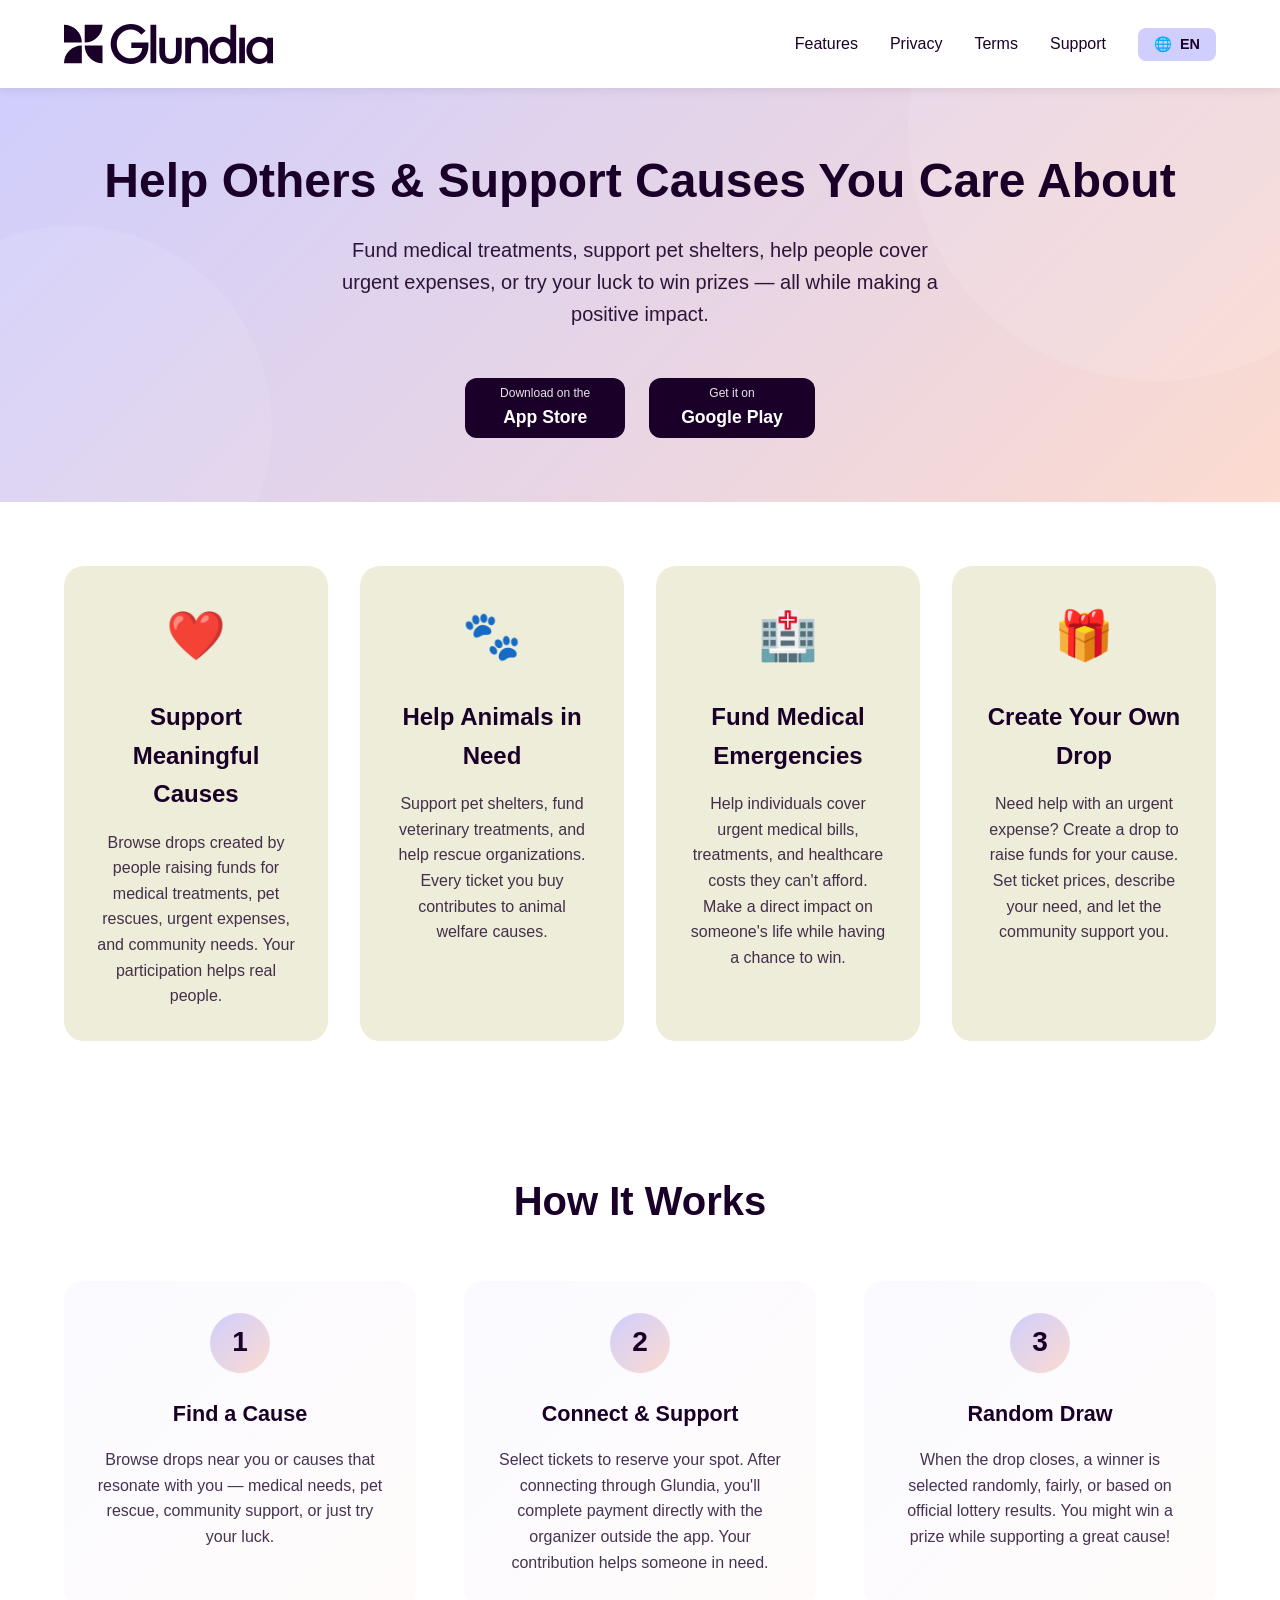
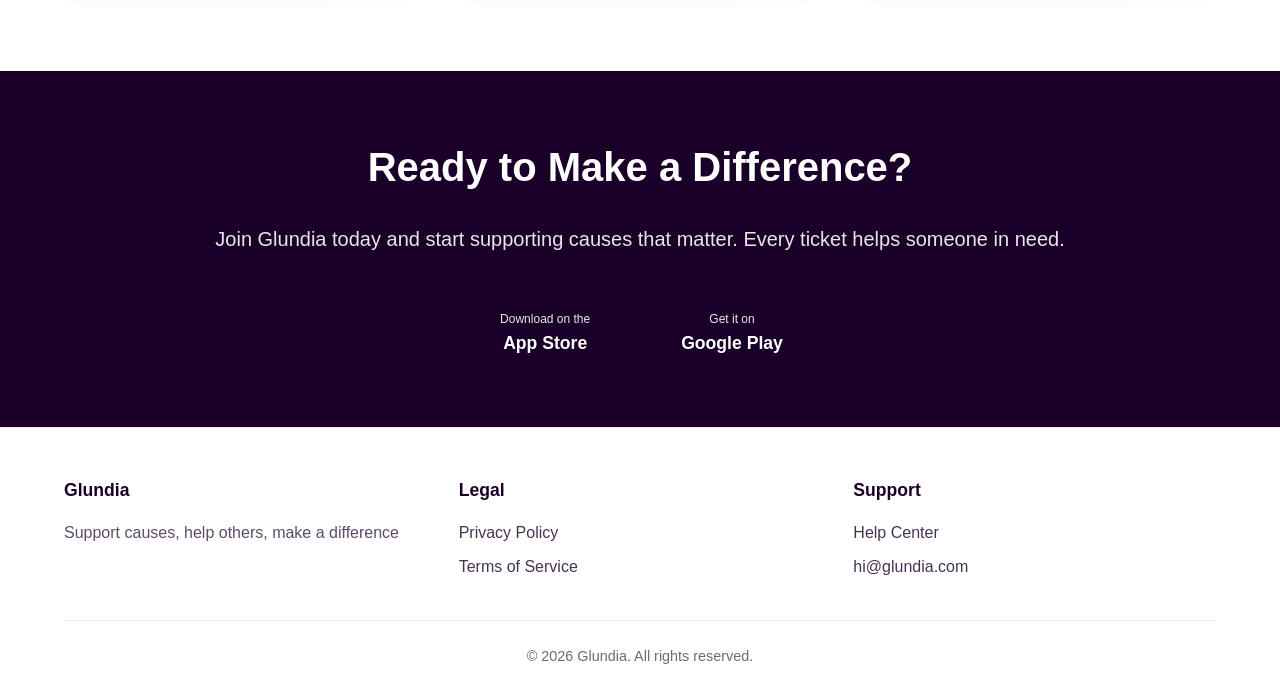
<file: index.html>
<!DOCTYPE html>
<html lang="en">
<head>
    <meta charset="UTF-8">
    <meta name="viewport" content="width=device-width, initial-scale=1.0">
    <title data-en="Glundia - Help Others & Support Causes You Care About" data-es="Glundia - Ayuda a Otros y Apoya Causas que Te Importan">Glundia - Help Others & Support Causes You Care About</title>
    <meta name="description" data-en="Support people in need, fund medical treatments, help pet shelters, or contribute to urgent causes. Join a community making a difference." data-es="Apoya personas necesitadas, financia tratamientos médicos, ayuda refugios de mascotas o contribuye a causas urgentes. Únete a una comunidad haciendo la diferencia." content="Support people in need, fund medical treatments, help pet shelters, or contribute to urgent causes. Join a community making a difference.">
    <link rel="icon" type="image/png" href="favicon.png">
    <link rel="stylesheet" href="styles.css">
    <script src="i18n.js" defer></script>
</head>
<body>
    <header>
        <div class="container">
            <a href="index.html" class="logo-container">
                <img src="logo.svg" alt="Glundia" class="logo-image">
                <span class="logo-text">Glundia</span>
            </a>
            <nav>
                <a href="#features" data-en="Features" data-es="Características">Features</a>
                <a href="privacy.html" data-en="Privacy" data-es="Privacidad">Privacy</a>
                <a href="terms.html" data-en="Terms" data-es="Términos">Terms</a>
                <a href="support.html" data-en="Support" data-es="Soporte">Support</a>
                <button id="lang-toggle" class="lang-toggle" aria-label="Change language">🌐 <span id="current-lang">EN</span></button>
            </nav>
        </div>
    </header>

    <section class="hero">
        <div class="container">
            <h1 data-en="Help Others & Support Causes You Care About" data-es="Ayuda a Otros y Apoya Causas que Te Importan">Help Others & Support Causes You Care About</h1>
            <p class="subtitle" data-en="Fund medical treatments, support pet shelters, help people cover urgent expenses, or try your luck to win prizes — all while making a positive impact." data-es="Financia tratamientos médicos, apoya refugios de mascotas, ayuda a personas a cubrir gastos urgentes, o prueba tu suerte para ganar premios — todo mientras generas un impacto positivo.">Fund medical treatments, support pet shelters, help people cover urgent expenses, or try your luck to win prizes — all while making a positive impact.</p>
            <div class="app-badges">
                <a href="#" class="badge app-store">
                    <span data-en="Download on the" data-es="Descargar en">Download on the</span>
                    <strong>App Store</strong>
                </a>
                <a href="#" class="badge google-play">
                    <span data-en="Get it on" data-es="Disponible en">Get it on</span>
                    <strong>Google Play</strong>
                </a>
            </div>
        </div>
    </section>

    <section id="features" class="features">
        <div class="container">
            <div class="feature-grid">
                <div class="feature-card">
                    <div class="icon">❤️</div>
                    <h3 data-en="Support Meaningful Causes" data-es="Apoya Causas Significativas">Support Meaningful Causes</h3>
                    <p data-en="Browse drops created by people raising funds for medical treatments, pet rescues, urgent expenses, and community needs. Your participation helps real people." data-es="Explora drops creados por personas recaudando fondos para tratamientos médicos, rescates de mascotas, gastos urgentes y necesidades comunitarias. Tu participación ayuda a personas reales.">Browse drops created by people raising funds for medical treatments, pet rescues, urgent expenses, and community needs. Your participation helps real people.</p>
                </div>
                <div class="feature-card">
                    <div class="icon">🐾</div>
                    <h3 data-en="Help Animals in Need" data-es="Ayuda Animales Necesitados">Help Animals in Need</h3>
                    <p data-en="Support pet shelters, fund veterinary treatments, and help rescue organizations. Every ticket you buy contributes to animal welfare causes." data-es="Apoya refugios de mascotas, financia tratamientos veterinarios y ayuda organizaciones de rescate. Cada boleto que compras contribuye a causas de bienestar animal.">Support pet shelters, fund veterinary treatments, and help rescue organizations. Every ticket you buy contributes to animal welfare causes.</p>
                </div>
                <div class="feature-card">
                    <div class="icon">🏥</div>
                    <h3 data-en="Fund Medical Emergencies" data-es="Financia Emergencias Médicas">Fund Medical Emergencies</h3>
                    <p data-en="Help individuals cover urgent medical bills, treatments, and healthcare costs they can't afford. Make a direct impact on someone's life while having a chance to win." data-es="Ayuda individuos a cubrir facturas médicas urgentes, tratamientos y costos de salud que no pueden pagar. Genera un impacto directo en la vida de alguien mientras tienes oportunidad de ganar.">Help individuals cover urgent medical bills, treatments, and healthcare costs they can't afford. Make a direct impact on someone's life while having a chance to win.</p>
                </div>
                <div class="feature-card">
                    <div class="icon">🎁</div>
                    <h3 data-en="Create Your Own Drop" data-es="Crea Tu Propio Drop">Create Your Own Drop</h3>
                    <p data-en="Need help with an urgent expense? Create a drop to raise funds for your cause. Set ticket prices, describe your need, and let the community support you." data-es="¿Necesitas ayuda con un gasto urgente? Crea un drop para recaudar fondos para tu causa. Establece precios de boletos, describe tu necesidad y deja que la comunidad te apoye.">Need help with an urgent expense? Create a drop to raise funds for your cause. Set ticket prices, describe your need, and let the community support you.</p>
                </div>
            </div>
        </div>
    </section>

    <section class="how-it-works">
        <div class="container">
            <h2 data-en="How It Works" data-es="Cómo Funciona">How It Works</h2>
            <div class="steps">
                <div class="step">
                    <div class="step-number">1</div>
                    <h3 data-en="Find a Cause" data-es="Encuentra una Causa">Find a Cause</h3>
                    <p data-en="Browse drops near you or causes that resonate with you — medical needs, pet rescue, community support, or just try your luck." data-es="Explora drops cerca de ti o causas que resuenen contigo — necesidades médicas, rescate de mascotas, apoyo comunitario, o simplemente prueba tu suerte.">Browse drops near you or causes that resonate with you — medical needs, pet rescue, community support, or just try your luck.</p>
                </div>
                <div class="step">
                    <div class="step-number">2</div>
                    <h3 data-en="Connect & Support" data-es="Conecta y Apoya">Connect & Support</h3>
                    <p data-en="Select tickets to reserve your spot. After connecting through Glundia, you'll complete payment directly with the organizer outside the app. Your contribution helps someone in need." data-es="Selecciona boletos para reservar tu lugar. Después de conectarte a través de Glundia, completarás el pago directamente con el organizador fuera de la app. Tu contribución ayuda a alguien necesitado.">Select tickets to reserve your spot. After connecting through Glundia, you'll complete payment directly with the organizer outside the app. Your contribution helps someone in need.</p>
                </div>
                <div class="step">
                    <div class="step-number">3</div>
                    <h3 data-en="Random Draw" data-es="Sorteo Aleatorio">Random Draw</h3>
                    <p data-en="When the drop closes, a winner is selected randomly, fairly, or based on official lottery results. You might win a prize while supporting a great cause!" data-es="Cuando el drop cierra, un ganador es seleccionado aleatoriamente, de manera justa, o basado en resultados de lotería oficial. ¡Podrías ganar un premio mientras apoyas una gran causa!">When the drop closes, a winner is selected randomly, fairly, or based on official lottery results. You might win a prize while supporting a great cause!</p>
                </div>
            </div>
        </div>
    </section>

    <section class="cta">
        <div class="container">
            <h2 data-en="Ready to Make a Difference?" data-es="¿Listo para Hacer la Diferencia?">Ready to Make a Difference?</h2>
            <p data-en="Join Glundia today and start supporting causes that matter. Every ticket helps someone in need." data-es="Únete a Glundia hoy y comienza a apoyar causas que importan. Cada boleto ayuda a alguien necesitado.">Join Glundia today and start supporting causes that matter. Every ticket helps someone in need.</p>
            <div class="app-badges">
                <a href="#" class="badge app-store">
                    <span data-en="Download on the" data-es="Descargar en">Download on the</span>
                    <strong>App Store</strong>
                </a>
                <a href="#" class="badge google-play">
                    <span data-en="Get it on" data-es="Disponible en">Get it on</span>
                    <strong>Google Play</strong>
                </a>
            </div>
        </div>
    </section>

    <footer>
        <div class="container">
            <div class="footer-content">
                <div class="footer-section">
                    <h4>Glundia</h4>
                    <p data-en="Support causes, help others, make a difference" data-es="Apoya causas, ayuda otros, haz la diferencia">Support causes, help others, make a difference</p>
                </div>
                <div class="footer-section">
                    <h4 data-en="Legal" data-es="Legal">Legal</h4>
                    <ul>
                        <li><a href="privacy.html" data-en="Privacy Policy" data-es="Política de Privacidad">Privacy Policy</a></li>
                        <li><a href="terms.html" data-en="Terms of Service" data-es="Términos de Servicio">Terms of Service</a></li>
                    </ul>
                </div>
                <div class="footer-section">
                    <h4 data-en="Support" data-es="Soporte">Support</h4>
                    <ul>
                        <li><a href="support.html" data-en="Help Center" data-es="Centro de Ayuda">Help Center</a></li>
                        <li><a href="mailto:hi@glundia.com">hi@glundia.com</a></li>
                    </ul>
                </div>
            </div>
            <div class="footer-bottom">
                <p data-en="© 2026 Glundia. All rights reserved." data-es="© 2026 Glundia. Todos los derechos reservados.">&copy; 2026 Glundia. All rights reserved.</p>
            </div>
        </div>
    </footer>
</body>
</html>
</file>
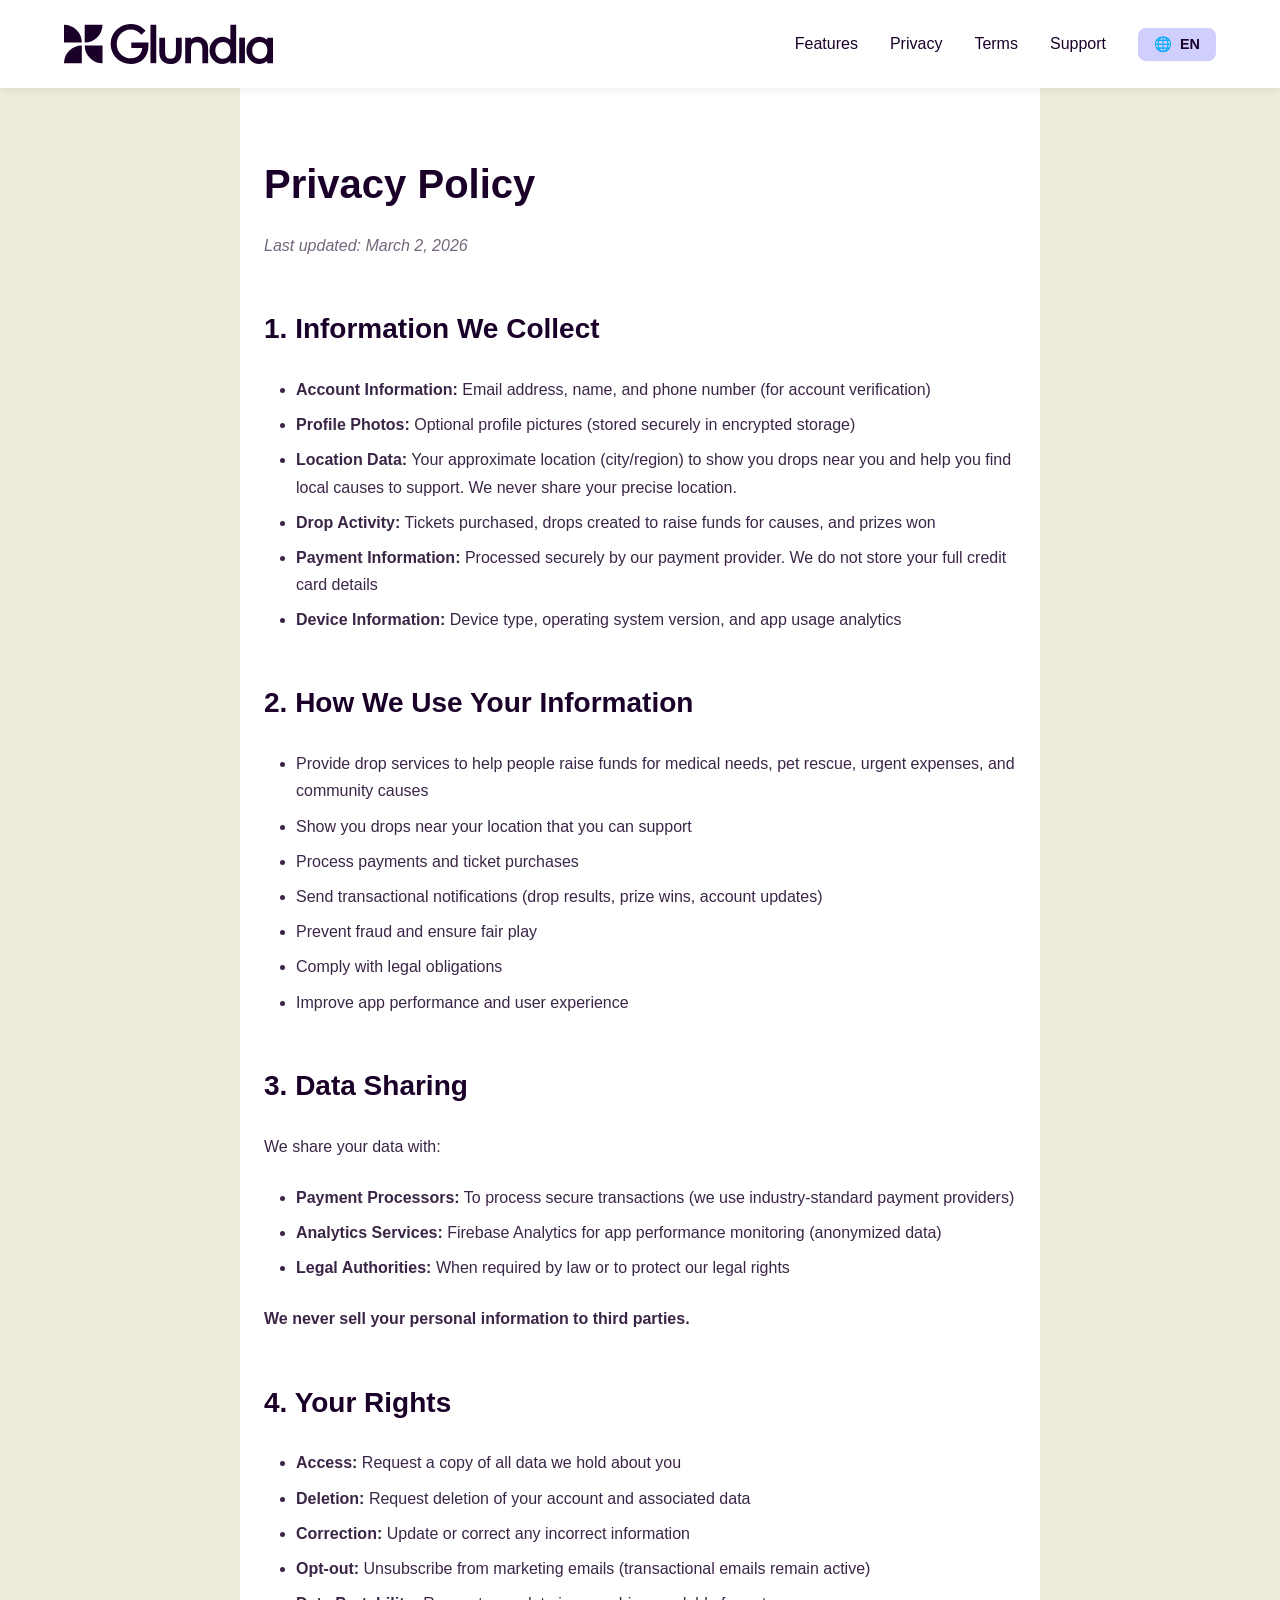
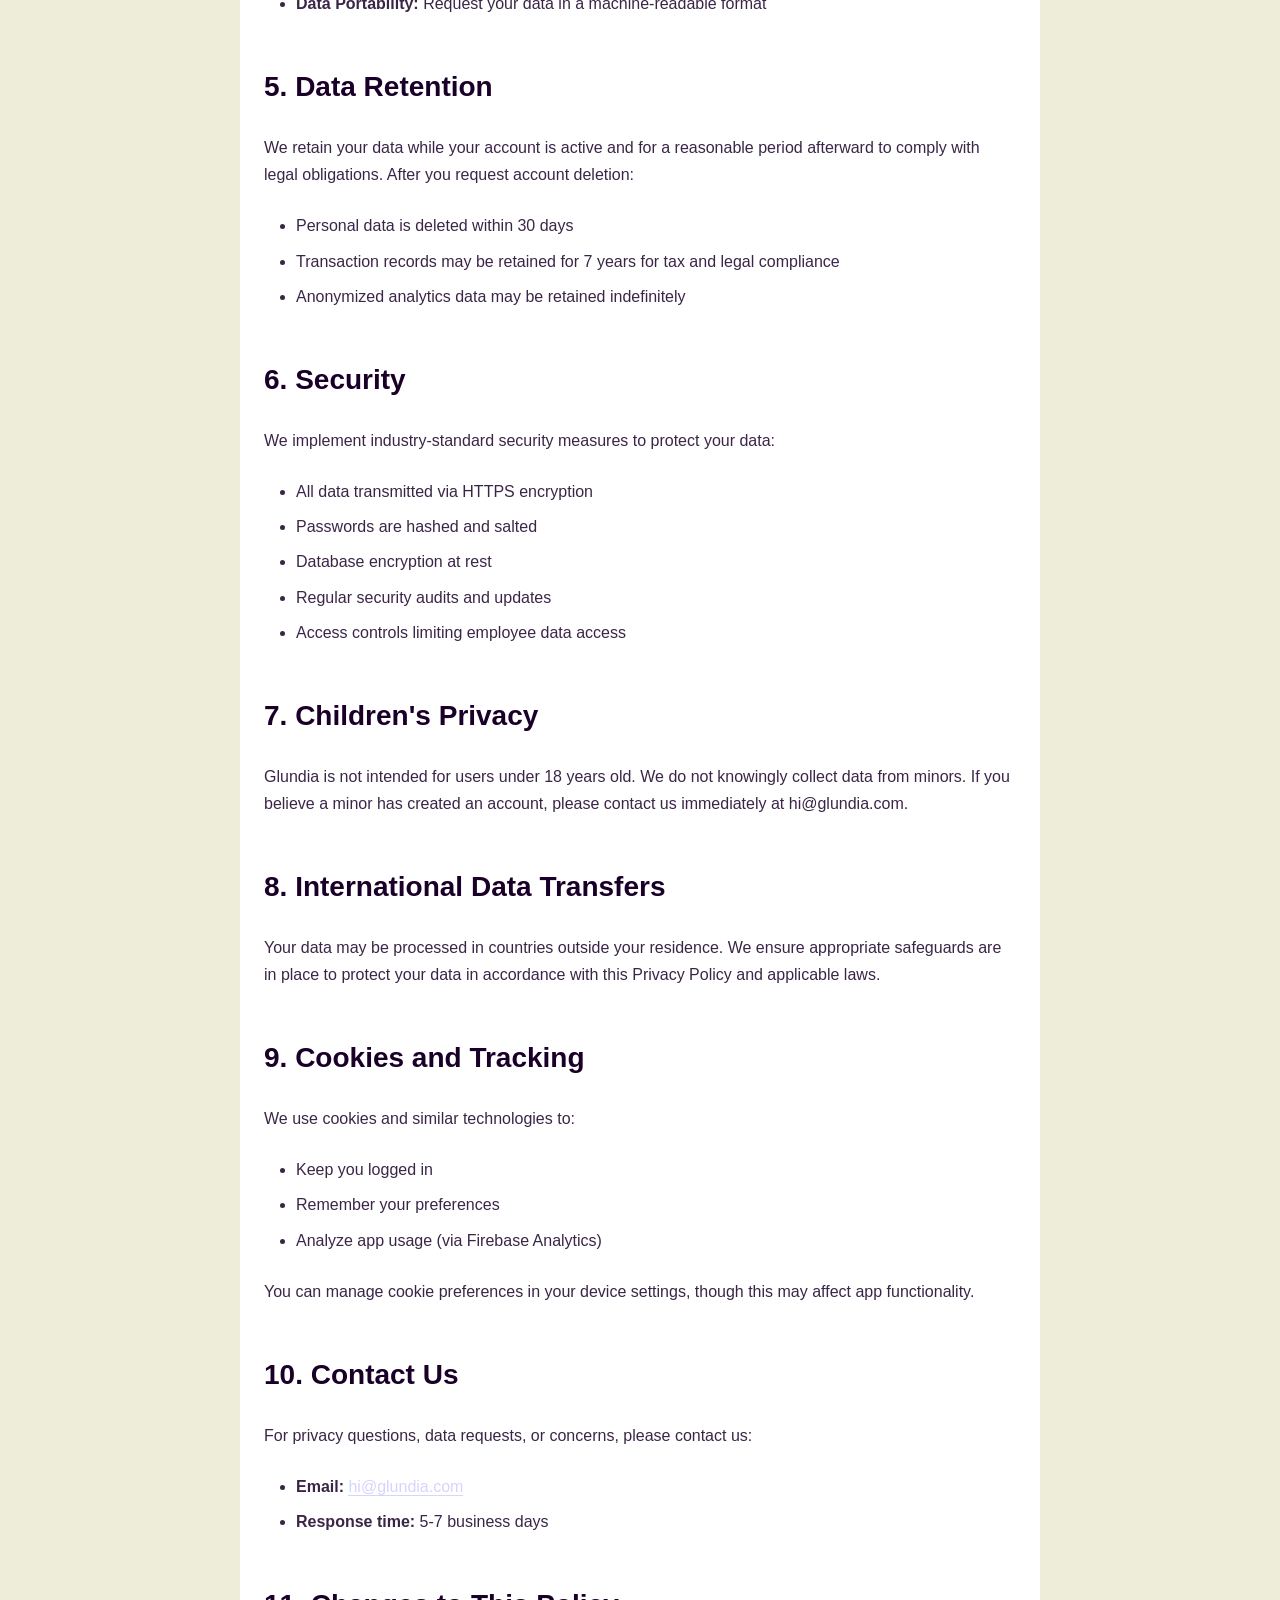
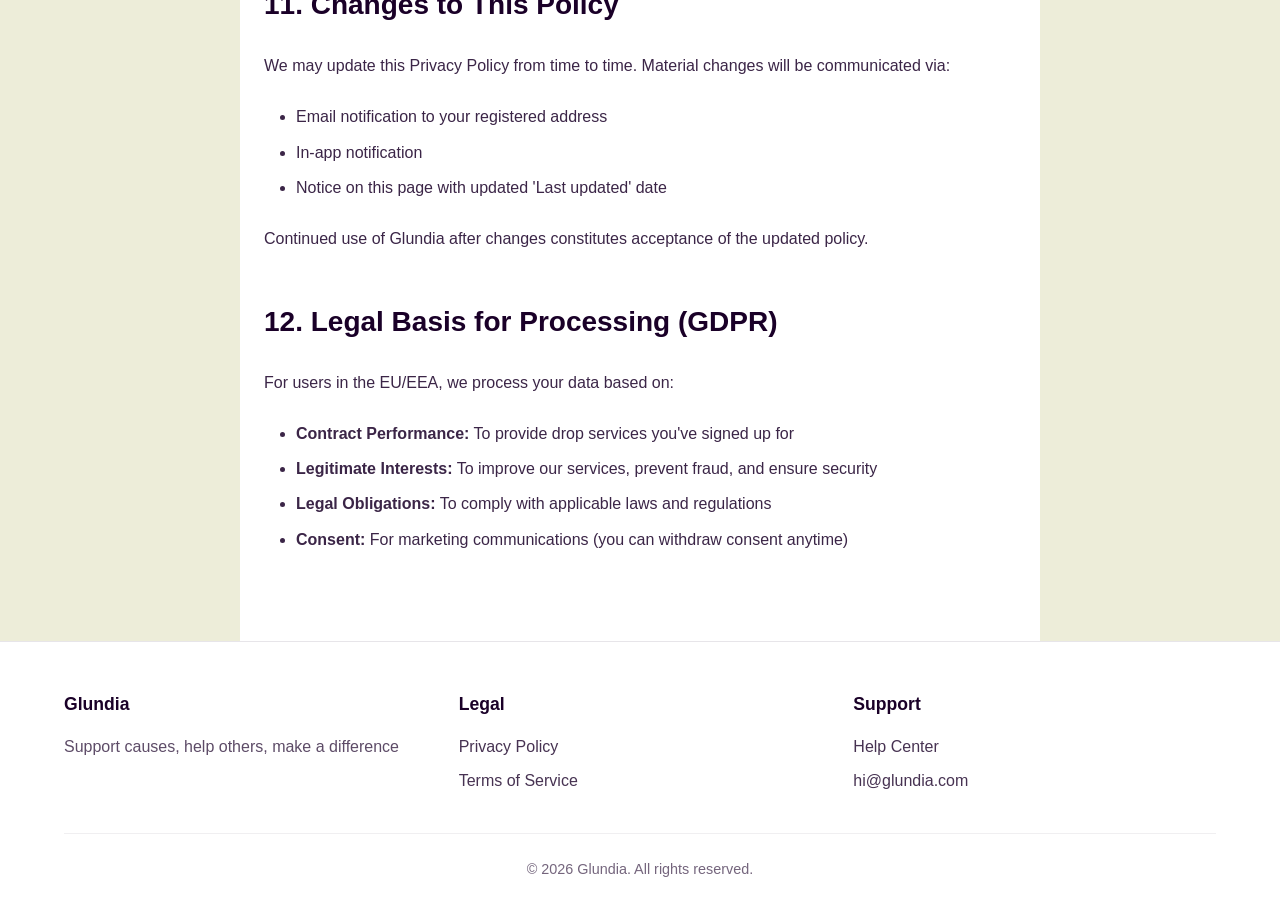
<file: privacy.html>
<!DOCTYPE html>
<html lang="en">
<head>
    <meta charset="UTF-8">
    <meta name="viewport" content="width=device-width, initial-scale=1.0">
    <title data-en="Privacy Policy - Glundia" data-es="Política de Privacidad - Glundia">Privacy Policy - Glundia</title>
    <meta name="description" data-en="Glundia's privacy policy - how we collect, use, and protect your data." data-es="Política de privacidad de Glundia - cómo recopilamos, usamos y protegemos tus datos." content="Glundia's privacy policy - how we collect, use, and protect your data.">
    <link rel="icon" type="image/png" href="favicon.png">
    <link rel="stylesheet" href="styles.css">
    <script src="i18n.js" defer></script>
</head>
<body>
    <header>
        <div class="container">
            <a href="index.html" class="logo-container">
                <img src="logo.svg" alt="Glundia" class="logo-image">
                <span class="logo-text">Glundia</span>
            </a>
            <nav>
                <a href="index.html#features" data-en="Features" data-es="Características">Features</a>
                <a href="privacy.html" data-en="Privacy" data-es="Privacidad">Privacy</a>
                <a href="terms.html" data-en="Terms" data-es="Términos">Terms</a>
                <a href="support.html" data-en="Support" data-es="Soporte">Support</a>
                <button id="lang-toggle" class="lang-toggle" aria-label="Change language">🌐 <span id="current-lang">EN</span></button>
            </nav>
        </div>
    </header>

    <main class="legal-page">
        <h1 data-en="Privacy Policy" data-es="Política de Privacidad">Privacy Policy</h1>
        <p class="date"><em data-en="Last updated: March 2, 2026" data-es="Última actualización: 2 de marzo, 2026">Last updated: March 2, 2026</em></p>

        <h2 data-en="1. Information We Collect" data-es="1. Información que Recopilamos">1. Information We Collect</h2>
        <ul>
            <li><strong data-en="Account Information:" data-es="Información de Cuenta:">Account Information:</strong> <span data-en="Email address, name, and phone number (for account verification)" data-es="Dirección de correo, nombre y número de teléfono (para verificación de cuenta)">Email address, name, and phone number (for account verification)</span></li>
            <li><strong data-en="Profile Photos:" data-es="Fotos de Perfil:">Profile Photos:</strong> <span data-en="Optional profile pictures (stored securely in encrypted storage)" data-es="Fotos de perfil opcionales (almacenadas seguramente en almacenamiento encriptado)">Optional profile pictures (stored securely in encrypted storage)</span></li>
            <li><strong data-en="Location Data:" data-es="Datos de Ubicación:">Location Data:</strong> <span data-en="Your approximate location (city/region) to show you drops near you and help you find local causes to support. We never share your precise location." data-es="Tu ubicación aproximada (ciudad/región) para mostrarte drops cerca de ti y ayudarte a encontrar causas locales para apoyar. Nunca compartimos tu ubicación precisa.">Your approximate location (city/region) to show you drops near you and help you find local causes to support. We never share your precise location.</span></li>
            <li><strong data-en="Drop Activity:" data-es="Actividad de Drops:">Drop Activity:</strong> <span data-en="Tickets purchased, drops created to raise funds for causes, and prizes won" data-es="Boletos comprados, drops creados para recaudar fondos para causas, y premios ganados">Tickets purchased, drops created to raise funds for causes, and prizes won</span></li>
            <li><strong data-en="Payment Information:" data-es="Información de Pago:">Payment Information:</strong> <span data-en="Processed securely by our payment provider. We do not store your full credit card details" data-es="Procesada seguramente por nuestro proveedor de pago. No almacenamos los detalles completos de tu tarjeta de crédito">Processed securely by our payment provider. We do not store your full credit card details</span></li>
            <li><strong data-en="Device Information:" data-es="Información del Dispositivo:">Device Information:</strong> <span data-en="Device type, operating system version, and app usage analytics" data-es="Tipo de dispositivo, versión del sistema operativo y análisis de uso de la app">Device type, operating system version, and app usage analytics</span></li>
        </ul>

        <h2 data-en="2. How We Use Your Information" data-es="2. Cómo Usamos Tu Información">2. How We Use Your Information</h2>
        <ul>
            <li data-en="Provide drop services to help people raise funds for medical needs, pet rescue, urgent expenses, and community causes" data-es="Proveer servicios de drops para ayudar personas a recaudar fondos para necesidades médicas, rescate de mascotas, gastos urgentes y causas comunitarias">Provide drop services to help people raise funds for medical needs, pet rescue, urgent expenses, and community causes</li>
            <li data-en="Show you drops near your location that you can support" data-es="Mostrarte drops cerca de tu ubicación que puedes apoyar">Show you drops near your location that you can support</li>
            <li data-en="Process payments and ticket purchases" data-es="Procesar pagos y compras de boletos">Process payments and ticket purchases</li>
            <li data-en="Send transactional notifications (drop results, prize wins, account updates)" data-es="Enviar notificaciones transaccionales (resultados de drops, premios ganados, actualizaciones de cuenta)">Send transactional notifications (drop results, prize wins, account updates)</li>
            <li data-en="Prevent fraud and ensure fair play" data-es="Prevenir fraude y asegurar juego justo">Prevent fraud and ensure fair play</li>
            <li data-en="Comply with legal obligations" data-es="Cumplir con obligaciones legales">Comply with legal obligations</li>
            <li data-en="Improve app performance and user experience" data-es="Mejorar el rendimiento de la app y la experiencia del usuario">Improve app performance and user experience</li>
        </ul>

        <h2 data-en="3. Data Sharing" data-es="3. Compartir Datos">3. Data Sharing</h2>
        <p data-en="We share your data with:" data-es="Compartimos tus datos con:">We share your data with:</p>
        <ul>
            <li><strong data-en="Payment Processors:" data-es="Procesadores de Pago:">Payment Processors:</strong> <span data-en="To process secure transactions (we use industry-standard payment providers)" data-es="Para procesar transacciones seguras (usamos proveedores de pago estándar de la industria)">To process secure transactions (we use industry-standard payment providers)</span></li>
            <li><strong data-en="Analytics Services:" data-es="Servicios de Análisis:">Analytics Services:</strong> <span data-en="Firebase Analytics for app performance monitoring (anonymized data)" data-es="Firebase Analytics para monitoreo de rendimiento de la app (datos anonimizados)">Firebase Analytics for app performance monitoring (anonymized data)</span></li>
            <li><strong data-en="Legal Authorities:" data-es="Autoridades Legales:">Legal Authorities:</strong> <span data-en="When required by law or to protect our legal rights" data-es="Cuando lo requiera la ley o para proteger nuestros derechos legales">When required by law or to protect our legal rights</span></li>
        </ul>
        <p><strong data-en="We never sell your personal information to third parties." data-es="Nunca vendemos tu información personal a terceros.">We never sell your personal information to third parties.</strong></p>

        <h2 data-en="4. Your Rights" data-es="4. Tus Derechos">4. Your Rights</h2>
        <ul>
            <li><strong data-en="Access:" data-es="Acceso:">Access:</strong> <span data-en="Request a copy of all data we hold about you" data-es="Solicita una copia de todos los datos que tenemos sobre ti">Request a copy of all data we hold about you</span></li>
            <li><strong data-en="Deletion:" data-es="Eliminación:">Deletion:</strong> <span data-en="Request deletion of your account and associated data" data-es="Solicita eliminación de tu cuenta y datos asociados">Request deletion of your account and associated data</span></li>
            <li><strong data-en="Correction:" data-es="Corrección:">Correction:</strong> <span data-en="Update or correct any incorrect information" data-es="Actualiza o corrige cualquier información incorrecta">Update or correct any incorrect information</span></li>
            <li><strong data-en="Opt-out:" data-es="Optar por No Participar:">Opt-out:</strong> <span data-en="Unsubscribe from marketing emails (transactional emails remain active)" data-es="Cancela suscripción a correos de marketing (correos transaccionales permanecen activos)">Unsubscribe from marketing emails (transactional emails remain active)</span></li>
            <li><strong data-en="Data Portability:" data-es="Portabilidad de Datos:">Data Portability:</strong> <span data-en="Request your data in a machine-readable format" data-es="Solicita tus datos en formato legible por máquina">Request your data in a machine-readable format</span></li>
        </ul>

        <h2 data-en="5. Data Retention" data-es="5. Retención de Datos">5. Data Retention</h2>
        <p data-en="We retain your data while your account is active and for a reasonable period afterward to comply with legal obligations. After you request account deletion:" data-es="Retenemos tus datos mientras tu cuenta esté activa y por un período razonable después para cumplir con obligaciones legales. Después de que solicites eliminación de cuenta:">We retain your data while your account is active and for a reasonable period afterward to comply with legal obligations. After you request account deletion:</p>
        <ul>
            <li data-en="Personal data is deleted within 30 days" data-es="Datos personales son eliminados dentro de 30 días">Personal data is deleted within 30 days</li>
            <li data-en="Transaction records may be retained for 7 years for tax and legal compliance" data-es="Registros de transacciones pueden retenerse por 7 años para cumplimiento fiscal y legal">Transaction records may be retained for 7 years for tax and legal compliance</li>
            <li data-en="Anonymized analytics data may be retained indefinitely" data-es="Datos de análisis anonimizados pueden retenerse indefinidamente">Anonymized analytics data may be retained indefinitely</li>
        </ul>

        <h2 data-en="6. Security" data-es="6. Seguridad">6. Security</h2>
        <p data-en="We implement industry-standard security measures to protect your data:" data-es="Implementamos medidas de seguridad estándar de la industria para proteger tus datos:">We implement industry-standard security measures to protect your data:</p>
        <ul>
            <li data-en="All data transmitted via HTTPS encryption" data-es="Todos los datos transmitidos vía encriptación HTTPS">All data transmitted via HTTPS encryption</li>
            <li data-en="Passwords are hashed and salted" data-es="Contraseñas son hasheadas y salteadas">Passwords are hashed and salted</li>
            <li data-en="Database encryption at rest" data-es="Encriptación de base de datos en reposo">Database encryption at rest</li>
            <li data-en="Regular security audits and updates" data-es="Auditorías y actualizaciones de seguridad regulares">Regular security audits and updates</li>
            <li data-en="Access controls limiting employee data access" data-es="Controles de acceso limitando acceso de empleados a datos">Access controls limiting employee data access</li>
        </ul>

        <h2 data-en="7. Children's Privacy" data-es="7. Privacidad de Menores">7. Children's Privacy</h2>
        <p data-en="Glundia is not intended for users under 18 years old. We do not knowingly collect data from minors. If you believe a minor has created an account, please contact us immediately at hi@glundia.com." data-es="Glundia no está destinada para usuarios menores de 18 años. No recopilamos datos de menores a sabiendas. Si crees que un menor ha creado una cuenta, por favor contáctanos inmediatamente a hi@glundia.com.">Glundia is not intended for users under 18 years old. We do not knowingly collect data from minors. If you believe a minor has created an account, please contact us immediately at <a href="mailto:hi@glundia.com">hi@glundia.com</a>.</p>

        <h2 data-en="8. International Data Transfers" data-es="8. Transferencias Internacionales de Datos">8. International Data Transfers</h2>
        <p data-en="Your data may be processed in countries outside your residence. We ensure appropriate safeguards are in place to protect your data in accordance with this Privacy Policy and applicable laws." data-es="Tus datos pueden procesarse en países fuera de tu residencia. Aseguramos que existan salvaguardas apropiadas para proteger tus datos de acuerdo con esta Política de Privacidad y leyes aplicables.">Your data may be processed in countries outside your residence. We ensure appropriate safeguards are in place to protect your data in accordance with this Privacy Policy and applicable laws.</p>

        <h2 data-en="9. Cookies and Tracking" data-es="9. Cookies y Rastreo">9. Cookies and Tracking</h2>
        <p data-en="We use cookies and similar technologies to:" data-es="Usamos cookies y tecnologías similares para:">We use cookies and similar technologies to:</p>
        <ul>
            <li data-en="Keep you logged in" data-es="Mantenerte conectado">Keep you logged in</li>
            <li data-en="Remember your preferences" data-es="Recordar tus preferencias">Remember your preferences</li>
            <li data-en="Analyze app usage (via Firebase Analytics)" data-es="Analizar uso de la app (vía Firebase Analytics)">Analyze app usage (via Firebase Analytics)</li>
        </ul>
        <p data-en="You can manage cookie preferences in your device settings, though this may affect app functionality." data-es="Puedes gestionar preferencias de cookies en la configuración de tu dispositivo, aunque esto puede afectar la funcionalidad de la app.">You can manage cookie preferences in your device settings, though this may affect app functionality.</p>

        <h2 data-en="10. Contact Us" data-es="10. Contáctanos">10. Contact Us</h2>
        <p data-en="For privacy questions, data requests, or concerns, please contact us:" data-es="Para preguntas de privacidad, solicitudes de datos o preocupaciones, por favor contáctanos:">For privacy questions, data requests, or concerns, please contact us:</p>
        <ul>
            <li><strong data-en="Email:" data-es="Correo:">Email:</strong> <a href="mailto:hi@glundia.com">hi@glundia.com</a></li>
            <li><strong data-en="Response time:" data-es="Tiempo de respuesta:">Response time:</strong> <span data-en="5-7 business days" data-es="5-7 días hábiles">5-7 business days</span></li>
        </ul>

        <h2 data-en="11. Changes to This Policy" data-es="11. Cambios a Esta Política">11. Changes to This Policy</h2>
        <p data-en="We may update this Privacy Policy from time to time. Material changes will be communicated via:" data-es="Podemos actualizar esta Política de Privacidad de vez en cuando. Cambios materiales serán comunicados vía:">We may update this Privacy Policy from time to time. Material changes will be communicated via:</p>
        <ul>
            <li data-en="Email notification to your registered address" data-es="Notificación por correo a tu dirección registrada">Email notification to your registered address</li>
            <li data-en="In-app notification" data-es="Notificación en la app">In-app notification</li>
            <li data-en="Notice on this page with updated 'Last updated' date" data-es="Aviso en esta página con fecha 'Última actualización' actualizada">Notice on this page with updated "Last updated" date</li>
        </ul>
        <p data-en="Continued use of Glundia after changes constitutes acceptance of the updated policy." data-es="El uso continuado de Glundia después de cambios constituye aceptación de la política actualizada.">Continued use of Glundia after changes constitutes acceptance of the updated policy.</p>

        <h2 data-en="12. Legal Basis for Processing (GDPR)" data-es="12. Base Legal para Procesamiento (GDPR)">12. Legal Basis for Processing (GDPR)</h2>
        <p data-en="For users in the EU/EEA, we process your data based on:" data-es="Para usuarios en la UE/EEE, procesamos tus datos basados en:">For users in the EU/EEA, we process your data based on:</p>
        <ul>
            <li><strong data-en="Contract Performance:" data-es="Cumplimiento de Contrato:">Contract Performance:</strong> <span data-en="To provide drop services you've signed up for" data-es="Para proveer servicios de drops para los que te registraste">To provide drop services you've signed up for</span></li>
            <li><strong data-en="Legitimate Interests:" data-es="Intereses Legítimos:">Legitimate Interests:</strong> <span data-en="To improve our services, prevent fraud, and ensure security" data-es="Para mejorar nuestros servicios, prevenir fraude y asegurar seguridad">To improve our services, prevent fraud, and ensure security</span></li>
            <li><strong data-en="Legal Obligations:" data-es="Obligaciones Legales:">Legal Obligations:</strong> <span data-en="To comply with applicable laws and regulations" data-es="Para cumplir con leyes y regulaciones aplicables">To comply with applicable laws and regulations</span></li>
            <li><strong data-en="Consent:" data-es="Consentimiento:">Consent:</strong> <span data-en="For marketing communications (you can withdraw consent anytime)" data-es="Para comunicaciones de marketing (puedes retirar consentimiento en cualquier momento)">For marketing communications (you can withdraw consent anytime)</span></li>
        </ul>
    </main>

    <footer>
        <div class="container">
            <div class="footer-content">
                <div class="footer-section">
                    <h4>Glundia</h4>
                    <p data-en="Support causes, help others, make a difference" data-es="Apoya causas, ayuda otros, haz la diferencia">Support causes, help others, make a difference</p>
                </div>
                <div class="footer-section">
                    <h4 data-en="Legal" data-es="Legal">Legal</h4>
                    <ul>
                        <li><a href="privacy.html" data-en="Privacy Policy" data-es="Política de Privacidad">Privacy Policy</a></li>
                        <li><a href="terms.html" data-en="Terms of Service" data-es="Términos de Servicio">Terms of Service</a></li>
                    </ul>
                </div>
                <div class="footer-section">
                    <h4 data-en="Support" data-es="Soporte">Support</h4>
                    <ul>
                        <li><a href="support.html" data-en="Help Center" data-es="Centro de Ayuda">Help Center</a></li>
                        <li><a href="mailto:hi@glundia.com">hi@glundia.com</a></li>
                    </ul>
                </div>
            </div>
            <div class="footer-bottom">
                <p data-en="© 2026 Glundia. All rights reserved." data-es="© 2026 Glundia. Todos los derechos reservados.">&copy; 2026 Glundia. All rights reserved.</p>
            </div>
        </div>
    </footer>
</body>
</html>
</file>
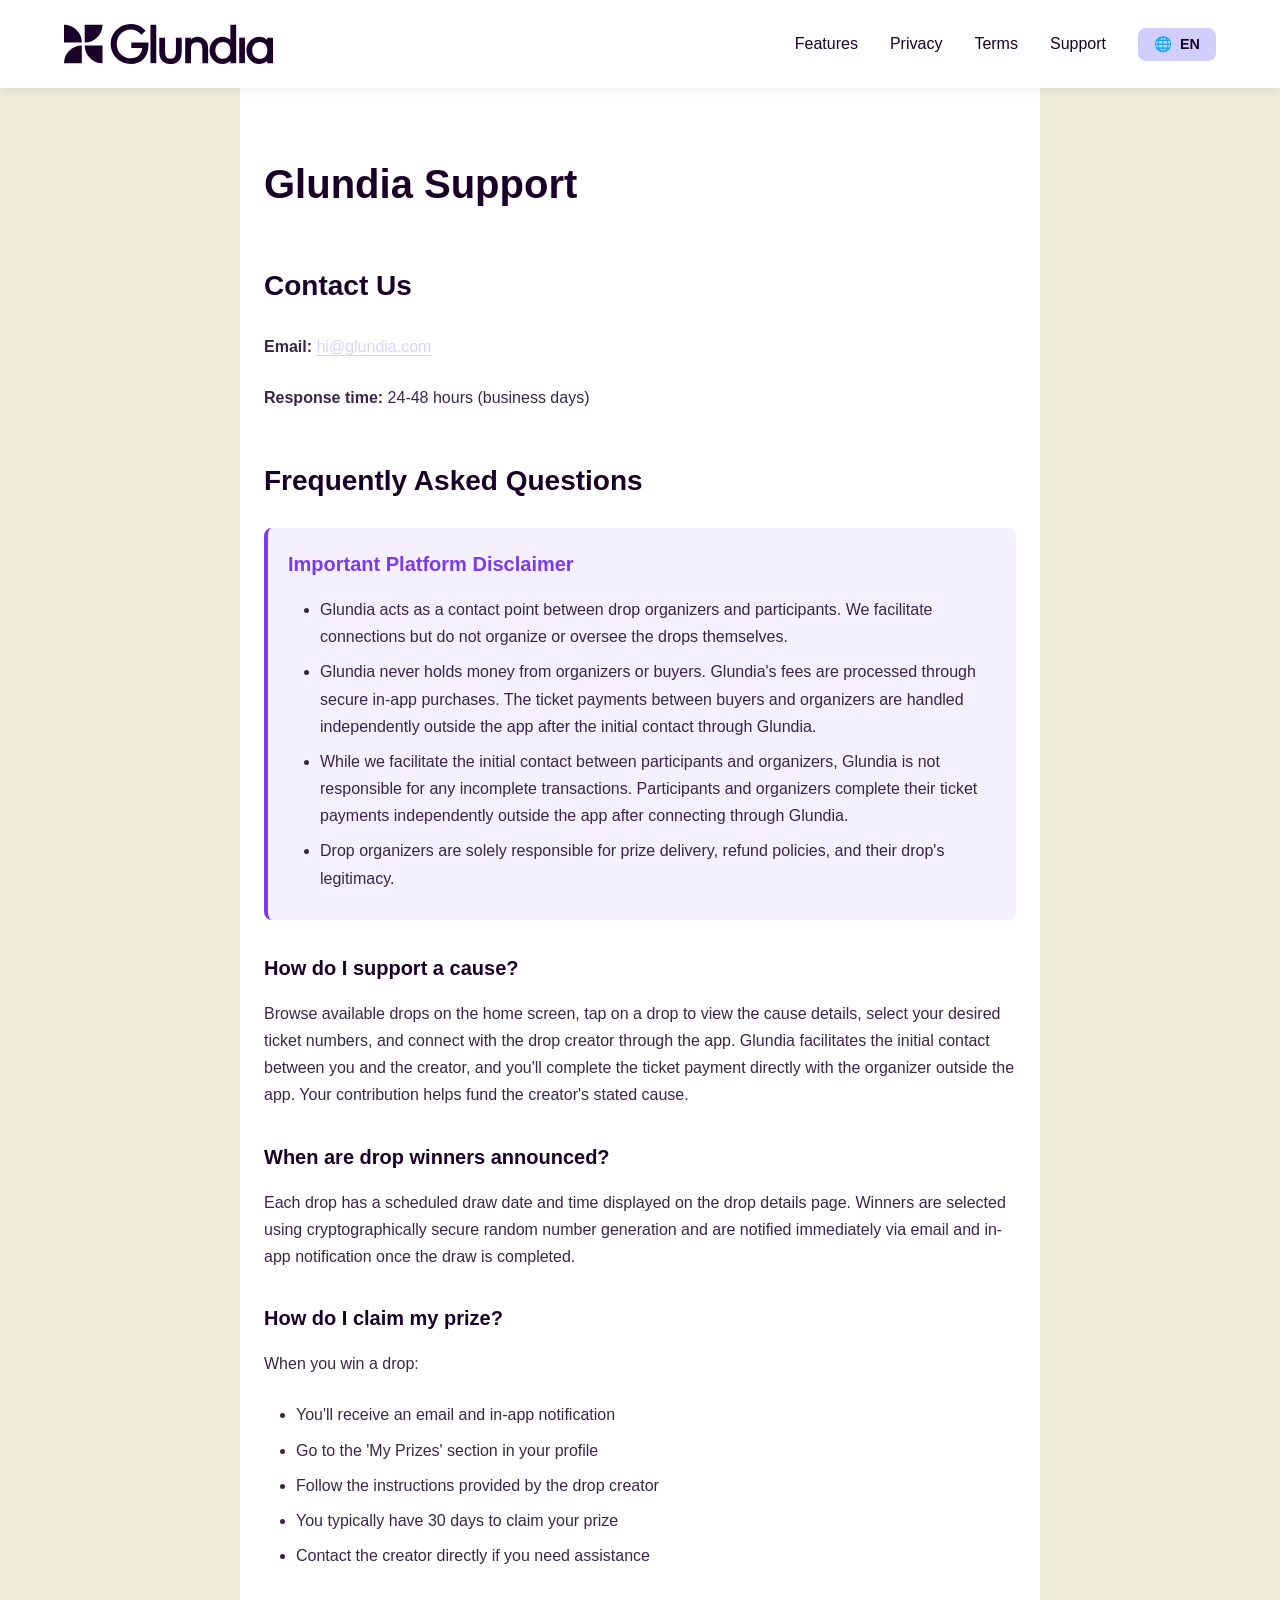
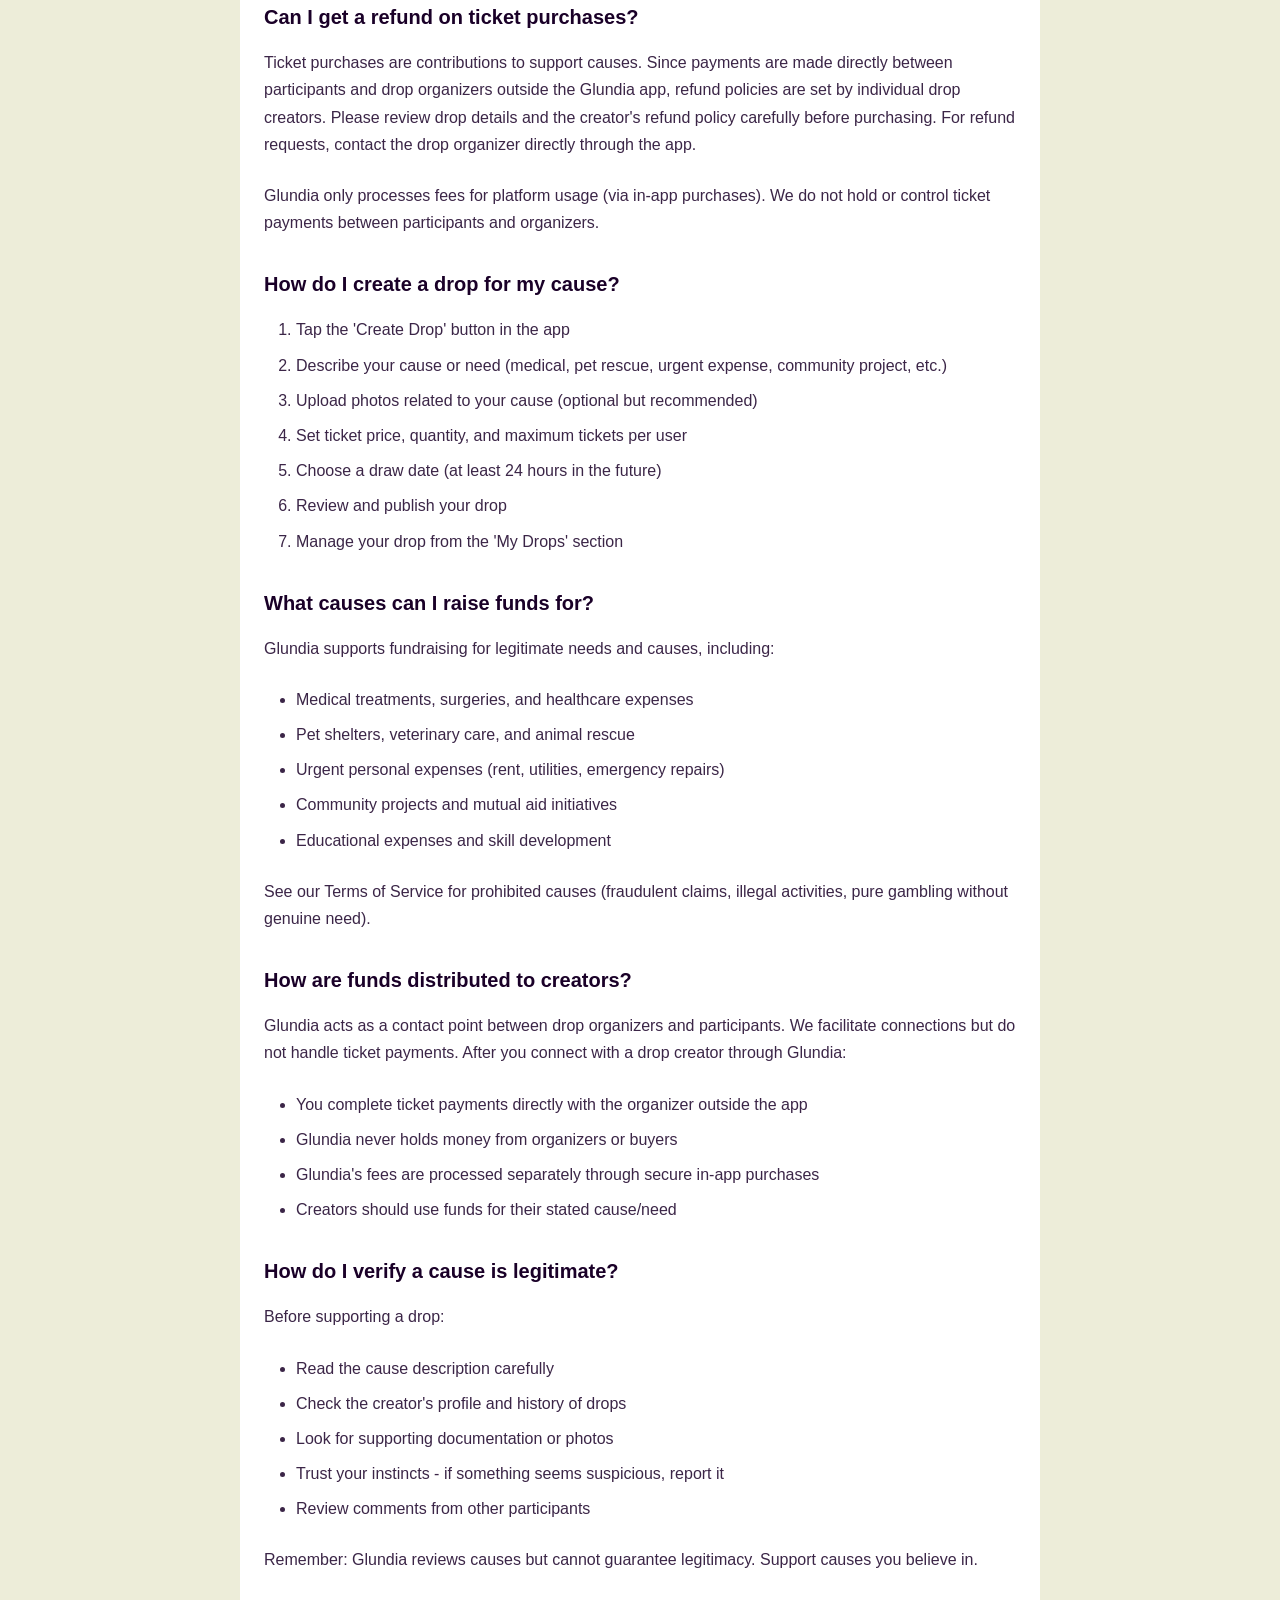
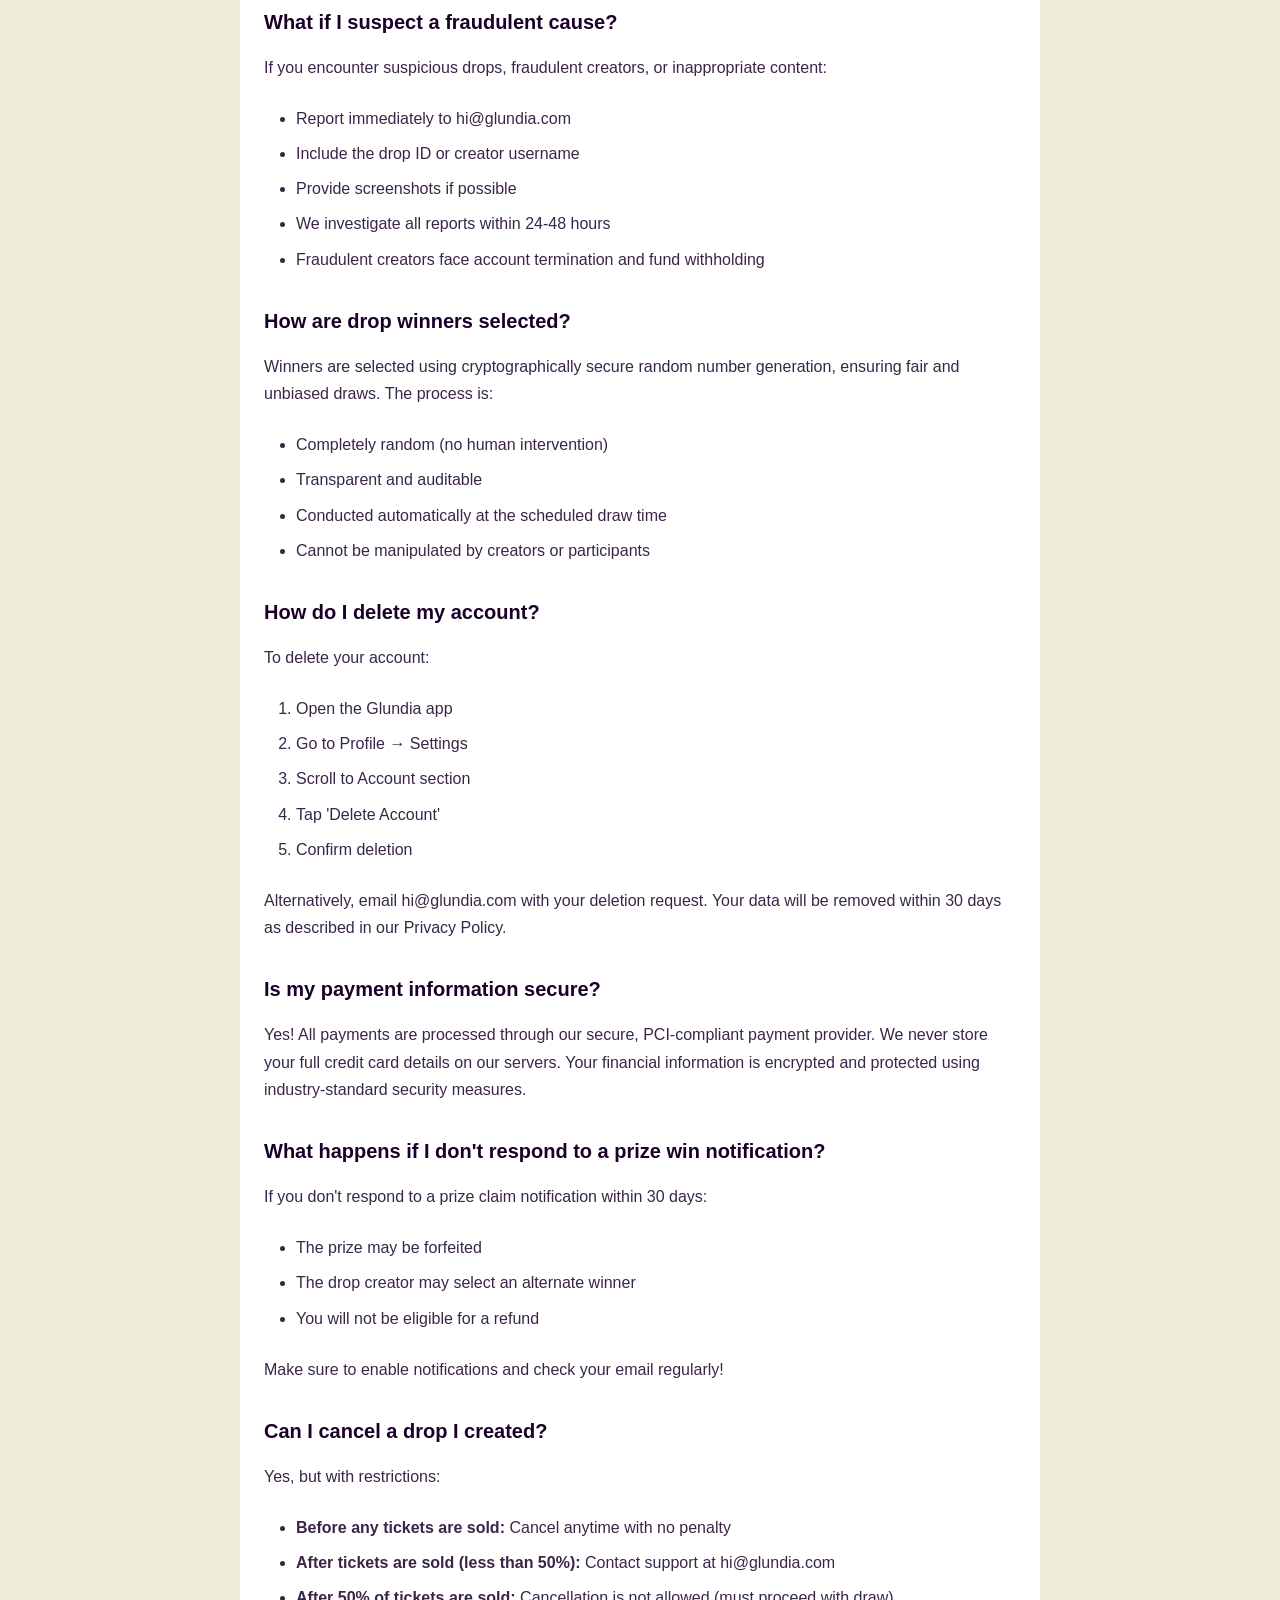
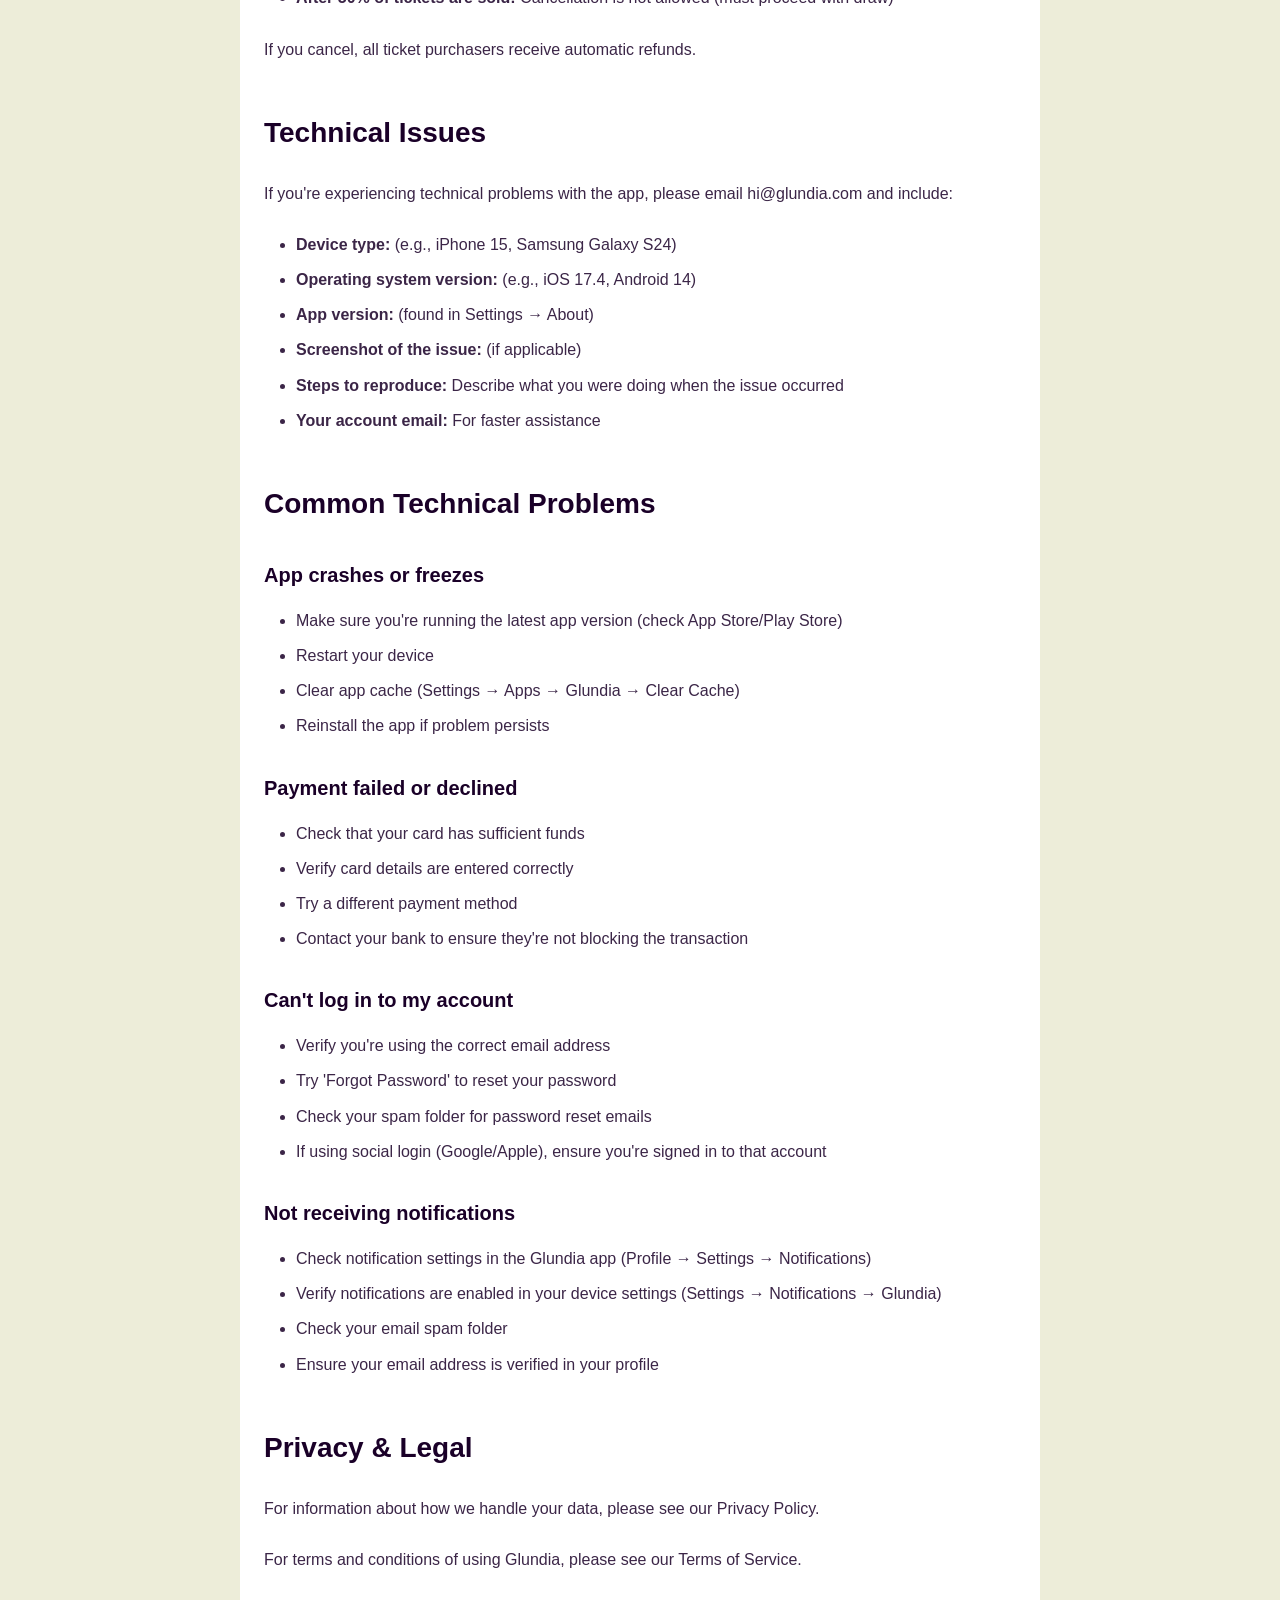
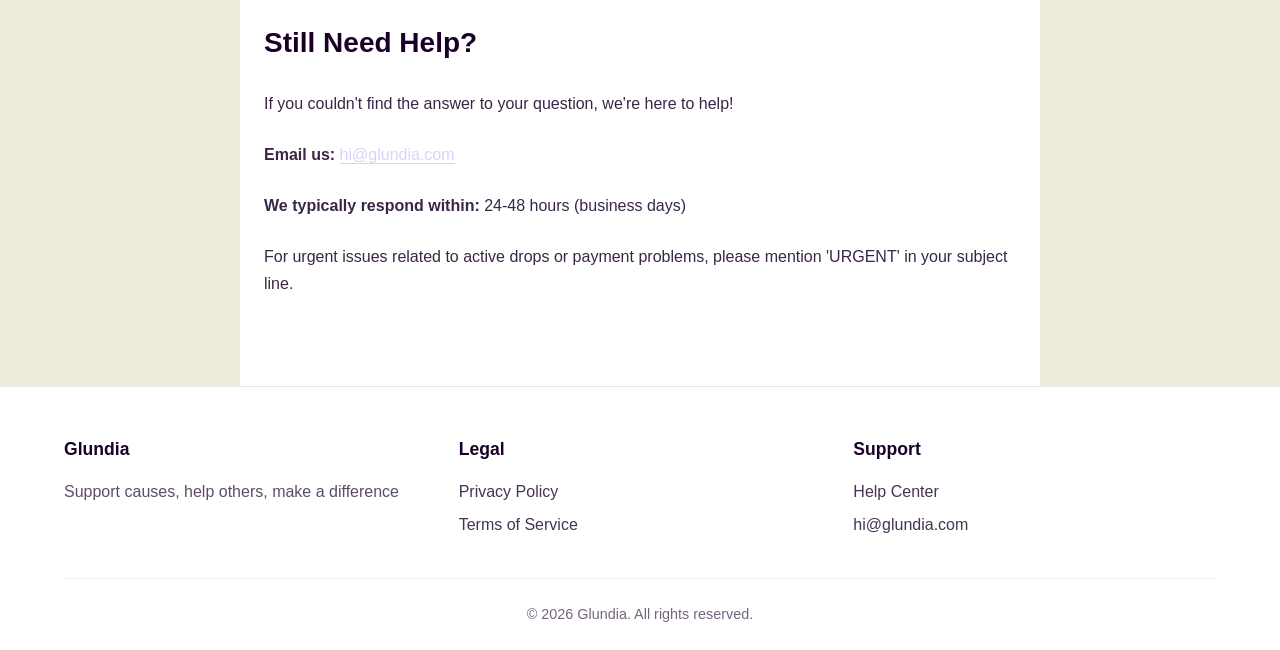
<file: support.html>
<!DOCTYPE html>
<html lang="en">
<head>
    <meta charset="UTF-8">
    <meta name="viewport" content="width=device-width, initial-scale=1.0">
    <title data-en="Support - Glundia" data-es="Soporte - Glundia">Support - Glundia</title>
    <meta name="description" data-en="Get help with Glundia - FAQs and support contact for our community fundraising platform." data-es="Obtén ayuda con Glundia - Preguntas frecuentes y contacto de soporte para nuestra plataforma de recaudación de fondos comunitaria." content="Get help with Glundia - FAQs and support contact for our community fundraising platform.">
    <link rel="icon" type="image/png" href="favicon.png">
    <link rel="stylesheet" href="styles.css">
    <script src="i18n.js" defer></script>
</head>
<body>
    <header>
        <div class="container">
            <a href="index.html" class="logo-container">
                <img src="logo.svg" alt="Glundia" class="logo-image">
                <span class="logo-text">Glundia</span>
            </a>
            <nav>
                <a href="index.html#features" data-en="Features" data-es="Características">Features</a>
                <a href="privacy.html" data-en="Privacy" data-es="Privacidad">Privacy</a>
                <a href="terms.html" data-en="Terms" data-es="Términos">Terms</a>
                <a href="support.html" data-en="Support" data-es="Soporte">Support</a>
                <button id="lang-toggle" class="lang-toggle" aria-label="Change language">🌐 <span id="current-lang">EN</span></button>
            </nav>
        </div>
    </header>

    <main class="legal-page">
        <h1 data-en="Glundia Support" data-es="Soporte de Glundia">Glundia Support</h1>

        <h2 data-en="Contact Us" data-es="Contáctanos">Contact Us</h2>
        <p><strong data-en="Email:" data-es="Correo:">Email:</strong> <a href="mailto:hi@glundia.com">hi@glundia.com</a></p>
        <p><strong data-en="Response time:" data-es="Tiempo de respuesta:">Response time:</strong> <span data-en="24-48 hours (business days)" data-es="24-48 horas (días hábiles)">24-48 hours (business days)</span></p>

        <h2 data-en="Frequently Asked Questions" data-es="Preguntas Frecuentes">Frequently Asked Questions</h2>

        <div class="disclaimer-box" style="background-color: #f5f0ff; border-left: 4px solid #7c3aed; padding: 20px; margin-bottom: 30px; border-radius: 8px;">
            <h3 data-en="Important Platform Disclaimer" data-es="Descargo de Responsabilidad Importante de la Plataforma" style="margin-top: 0; color: #7c3aed;">Important Platform Disclaimer</h3>
            <ul style="margin-bottom: 0;">
                <li data-en="Glundia acts as a contact point between drop organizers and participants. We facilitate connections but do not organize or oversee the drops themselves." data-es="Glundia actúa como punto de contacto entre organizadores de drops y participantes. Facilitamos conexiones pero no organizamos ni supervisamos los drops en sí.">Glundia acts as a contact point between drop organizers and participants. We facilitate connections but do not organize or oversee the drops themselves.</li>
                <li data-en="Glundia never holds money from organizers or buyers. Glundia's fees are processed through secure in-app purchases. The ticket payments between buyers and organizers are handled independently outside the app after the initial contact through Glundia." data-es="Glundia nunca retiene dinero de organizadores o compradores. Las tarifas de Glundia se procesan a través de compras seguras en la app. Los pagos de boletos entre compradores y organizadores se manejan independientemente fuera de la app después del contacto inicial a través de Glundia.">Glundia never holds money from organizers or buyers. Glundia's fees are processed through secure in-app purchases. The ticket payments between buyers and organizers are handled independently outside the app after the initial contact through Glundia.</li>
                <li data-en="While we facilitate the initial contact between participants and organizers, Glundia is not responsible for any incomplete transactions. Participants and organizers complete their ticket payments independently outside the app after connecting through Glundia." data-es="Si bien facilitamos el contacto inicial entre participantes y organizadores, Glundia no es responsable de ninguna transacción incompleta. Los participantes y organizadores completan sus pagos de boletos independientemente fuera de la app después de conectarse a través de Glundia.">While we facilitate the initial contact between participants and organizers, Glundia is not responsible for any incomplete transactions. Participants and organizers complete their ticket payments independently outside the app after connecting through Glundia.</li>
                <li data-en="Drop organizers are solely responsible for prize delivery, refund policies, and their drop's legitimacy." data-es="Los organizadores de drops son los únicos responsables de la entrega de premios, políticas de reembolso y la legitimidad de su drop.">Drop organizers are solely responsible for prize delivery, refund policies, and their drop's legitimacy.</li>
            </ul>
        </div>

        <h3 data-en="How do I support a cause?" data-es="¿Cómo apoyo una causa?">How do I support a cause?</h3>
        <p data-en="Browse available drops on the home screen, tap on a drop to view the cause details, select your desired ticket numbers, and connect with the drop creator through the app. Glundia facilitates the initial contact between you and the creator, and you'll complete the ticket payment directly with the organizer outside the app. Your contribution helps fund the creator's stated cause." data-es="Navega drops disponibles en la pantalla de inicio, toca un drop para ver detalles de la causa, selecciona tus números de boleto deseados y conéctate con el creador del drop a través de la app. Glundia facilita el contacto inicial entre tú y el creador, y completarás el pago del boleto directamente con el organizador fuera de la app. Tu contribución ayuda a financiar la causa declarada del creador.">Browse available drops on the home screen, tap on a drop to view the cause details, select your desired ticket numbers, and connect with the drop creator through the app. Glundia facilitates the initial contact between you and the creator, and you'll complete the ticket payment directly with the organizer outside the app. Your contribution helps fund the creator's stated cause.</p>

        <h3 data-en="When are drop winners announced?" data-es="¿Cuándo se anuncian los ganadores de drops?">When are drop winners announced?</h3>
        <p data-en="Each drop has a scheduled draw date and time displayed on the drop details page. Winners are selected using cryptographically secure random number generation and are notified immediately via email and in-app notification once the draw is completed." data-es="Cada drop tiene una fecha y hora de sorteo programada mostrada en la página de detalles del drop. Los ganadores son seleccionados usando generación de números aleatorios criptográficamente segura y son notificados inmediatamente vía correo electrónico y notificación en la app una vez completado el sorteo.">Each drop has a scheduled draw date and time displayed on the drop details page. Winners are selected using cryptographically secure random number generation and are notified immediately via email and in-app notification once the draw is completed.</p>

        <h3 data-en="How do I claim my prize?" data-es="¿Cómo reclamo mi premio?">How do I claim my prize?</h3>
        <p data-en="When you win a drop:" data-es="Cuando ganas un drop:">When you win a drop:</p>
        <ul>
            <li data-en="You'll receive an email and in-app notification" data-es="Recibirás un correo y notificación en la app">You'll receive an email and in-app notification</li>
            <li data-en="Go to the 'My Prizes' section in your profile" data-es="Ve a la sección 'Mis Premios' en tu perfil">Go to the "My Prizes" section in your profile</li>
            <li data-en="Follow the instructions provided by the drop creator" data-es="Sigue las instrucciones provistas por el creador del drop">Follow the instructions provided by the drop creator</li>
            <li data-en="You typically have 30 days to claim your prize" data-es="Típicamente tienes 30 días para reclamar tu premio">You typically have 30 days to claim your prize</li>
            <li data-en="Contact the creator directly if you need assistance" data-es="Contacta al creador directamente si necesitas asistencia">Contact the creator directly if you need assistance</li>
        </ul>

        <h3 data-en="Can I get a refund on ticket purchases?" data-es="¿Puedo obtener un reembolso por compras de boletos?">Can I get a refund on ticket purchases?</h3>
        <p data-en="Ticket purchases are contributions to support causes. Since payments are made directly between participants and drop organizers outside the Glundia app, refund policies are set by individual drop creators. Please review drop details and the creator's refund policy carefully before purchasing. For refund requests, contact the drop organizer directly through the app." data-es="Las compras de boletos son contribuciones para apoyar causas. Dado que los pagos se realizan directamente entre participantes y organizadores de drops fuera de la app Glundia, las políticas de reembolso las establecen los creadores individuales de drops. Por favor revisa detalles del drop y la política de reembolso del creador cuidadosamente antes de comprar. Para solicitudes de reembolso, contacta al organizador del drop directamente a través de la app.">Ticket purchases are <strong>contributions to support causes</strong>. Since payments are made directly between participants and drop organizers outside the Glundia app, refund policies are set by individual drop creators. Please review drop details and the creator's refund policy carefully before purchasing. For refund requests, contact the drop organizer directly through the app.</p>
        <p data-en="Glundia only processes fees for platform usage (via in-app purchases). We do not hold or control ticket payments between participants and organizers." data-es="Glundia solo procesa tarifas por uso de la plataforma (vía compras en la app). No retenemos ni controlamos los pagos de boletos entre participantes y organizadores.">Glundia only processes fees for platform usage (via in-app purchases). We do not hold or control ticket payments between participants and organizers.</p>

        <h3 data-en="How do I create a drop for my cause?" data-es="¿Cómo creo un drop para mi causa?">How do I create a drop for my cause?</h3>
        <ol>
            <li data-en="Tap the 'Create Drop' button in the app" data-es="Toca el botón 'Crear Drop' en la app">Tap the "Create Drop" button in the app</li>
            <li data-en="Describe your cause or need (medical, pet rescue, urgent expense, community project, etc.)" data-es="Describe tu causa o necesidad (médica, rescate de mascotas, gasto urgente, proyecto comunitario, etc.)">Describe your cause or need (medical, pet rescue, urgent expense, community project, etc.)</li>
            <li data-en="Upload photos related to your cause (optional but recommended)" data-es="Sube fotos relacionadas con tu causa (opcional pero recomendado)">Upload photos related to your cause (optional but recommended)</li>
            <li data-en="Set ticket price, quantity, and maximum tickets per user" data-es="Establece precio de boleto, cantidad y boletos máximos por usuario">Set ticket price, quantity, and maximum tickets per user</li>
            <li data-en="Choose a draw date (at least 24 hours in the future)" data-es="Elige una fecha de sorteo (al menos 24 horas en el futuro)">Choose a draw date (at least 24 hours in the future)</li>
            <li data-en="Review and publish your drop" data-es="Revisa y publica tu drop">Review and publish your drop</li>
            <li data-en="Manage your drop from the 'My Drops' section" data-es="Gestiona tu drop desde la sección 'Mis Drops'">Manage your drop from the "My Drops" section</li>
        </ol>

        <h3 data-en="What causes can I raise funds for?" data-es="¿Para qué causas puedo recaudar fondos?">What causes can I raise funds for?</h3>
        <p data-en="Glundia supports fundraising for legitimate needs and causes, including:" data-es="Glundia apoya recaudación de fondos para necesidades y causas legítimas, incluyendo:">Glundia supports fundraising for legitimate needs and causes, including:</p>
        <ul>
            <li data-en="Medical treatments, surgeries, and healthcare expenses" data-es="Tratamientos médicos, cirugías y gastos de salud">Medical treatments, surgeries, and healthcare expenses</li>
            <li data-en="Pet shelters, veterinary care, and animal rescue" data-es="Refugios de mascotas, cuidado veterinario y rescate animal">Pet shelters, veterinary care, and animal rescue</li>
            <li data-en="Urgent personal expenses (rent, utilities, emergency repairs)" data-es="Gastos personales urgentes (renta, servicios, reparaciones de emergencia)">Urgent personal expenses (rent, utilities, emergency repairs)</li>
            <li data-en="Community projects and mutual aid initiatives" data-es="Proyectos comunitarios e iniciativas de ayuda mutua">Community projects and mutual aid initiatives</li>
            <li data-en="Educational expenses and skill development" data-es="Gastos educativos y desarrollo de habilidades">Educational expenses and skill development</li>
        </ul>
        <p data-en="See our Terms of Service for prohibited causes (fraudulent claims, illegal activities, pure gambling without genuine need)." data-es="Consulta nuestros Términos de Servicio para causas prohibidas (reclamos fraudulentos, actividades ilegales, apuestas puras sin necesidad genuina).">See our <a href="terms.html">Terms of Service</a> for prohibited causes (fraudulent claims, illegal activities, pure gambling without genuine need).</p>

        <h3 data-en="How are funds distributed to creators?" data-es="¿Cómo se distribuyen los fondos a los creadores?">How are funds distributed to creators?</h3>
        <p data-en="Glundia acts as a contact point between drop organizers and participants. We facilitate connections but do not handle ticket payments. After you connect with a drop creator through Glundia:" data-es="Glundia actúa como punto de contacto entre organizadores de drops y participantes. Facilitamos las conexiones pero no manejamos los pagos de boletos. Después de que te conectas con un creador de drop a través de Glundia:">Glundia acts as a contact point between drop organizers and participants. We facilitate connections but do not handle ticket payments. After you connect with a drop creator through Glundia:</p>
        <ul>
            <li data-en="You complete ticket payments directly with the organizer outside the app" data-es="Completas los pagos de boletos directamente con el organizador fuera de la app">You complete ticket payments directly with the organizer outside the app</li>
            <li data-en="Glundia never holds money from organizers or buyers" data-es="Glundia nunca retiene dinero de organizadores o compradores">Glundia never holds money from organizers or buyers</li>
            <li data-en="Glundia's fees are processed separately through secure in-app purchases" data-es="Las tarifas de Glundia se procesan por separado a través de compras seguras en la app">Glundia's fees are processed separately through secure in-app purchases</li>
            <li data-en="Creators should use funds for their stated cause/need" data-es="Los creadores deben usar fondos para su causa/necesidad declarada">Creators should use funds for their stated cause/need</li>
        </ul>

        <h3 data-en="How do I verify a cause is legitimate?" data-es="¿Cómo verifico que una causa es legítima?">How do I verify a cause is legitimate?</h3>
        <p data-en="Before supporting a drop:" data-es="Antes de apoyar un drop:">Before supporting a drop:</p>
        <ul>
            <li data-en="Read the cause description carefully" data-es="Lee la descripción de la causa cuidadosamente">Read the cause description carefully</li>
            <li data-en="Check the creator's profile and history of drops" data-es="Revisa el perfil del creador y su historial de drops">Check the creator's profile and history of drops</li>
            <li data-en="Look for supporting documentation or photos" data-es="Busca documentación o fotos de apoyo">Look for supporting documentation or photos</li>
            <li data-en="Trust your instincts - if something seems suspicious, report it" data-es="Confía en tus instintos - si algo parece sospechoso, repórtalo">Trust your instincts - if something seems suspicious, report it</li>
            <li data-en="Review comments from other participants" data-es="Revisa comentarios de otros participantes">Review comments from other participants</li>
        </ul>
        <p data-en="Remember: Glundia reviews causes but cannot guarantee legitimacy. Support causes you believe in." data-es="Recuerda: Glundia revisa causas pero no puede garantizar legitimidad. Apoya causas en las que crees.">Remember: Glundia reviews causes but cannot guarantee legitimacy. Support causes you believe in.</p>

        <h3 data-en="What if I suspect a fraudulent cause?" data-es="¿Qué pasa si sospecho de una causa fraudulenta?">What if I suspect a fraudulent cause?</h3>
        <p data-en="If you encounter suspicious drops, fraudulent creators, or inappropriate content:" data-es="Si encuentras drops sospechosos, creadores fraudulentos o contenido inapropiado:">If you encounter suspicious drops, fraudulent creators, or inappropriate content:</p>
        <ul>
            <li data-en="Report immediately to hi@glundia.com" data-es="Reporta inmediatamente a hi@glundia.com">Report immediately to <a href="mailto:hi@glundia.com">hi@glundia.com</a></li>
            <li data-en="Include the drop ID or creator username" data-es="Incluye el ID del drop o nombre de usuario del creador">Include the drop ID or creator username</li>
            <li data-en="Provide screenshots if possible" data-es="Proporciona capturas de pantalla si es posible">Provide screenshots if possible</li>
            <li data-en="We investigate all reports within 24-48 hours" data-es="Investigamos todos los reportes dentro de 24-48 horas">We investigate all reports within 24-48 hours</li>
            <li data-en="Fraudulent creators face account termination and fund withholding" data-es="Creadores fraudulentos enfrentan terminación de cuenta y retención de fondos">Fraudulent creators face account termination and fund withholding</li>
        </ul>

        <h3 data-en="How are drop winners selected?" data-es="¿Cómo se seleccionan los ganadores de drops?">How are drop winners selected?</h3>
        <p data-en="Winners are selected using cryptographically secure random number generation, ensuring fair and unbiased draws. The process is:" data-es="Los ganadores son seleccionados usando generación de números aleatorios criptográficamente segura, asegurando sorteos justos e imparciales. El proceso es:">Winners are selected using <strong>cryptographically secure random number generation</strong>, ensuring fair and unbiased draws. The process is:</p>
        <ul>
            <li data-en="Completely random (no human intervention)" data-es="Completamente aleatorio (sin intervención humana)">Completely random (no human intervention)</li>
            <li data-en="Transparent and auditable" data-es="Transparente y auditable">Transparent and auditable</li>
            <li data-en="Conducted automatically at the scheduled draw time" data-es="Conducido automáticamente a la hora de sorteo programada">Conducted automatically at the scheduled draw time</li>
            <li data-en="Cannot be manipulated by creators or participants" data-es="No puede ser manipulado por creadores o participantes">Cannot be manipulated by creators or participants</li>
        </ul>

        <h3 data-en="How do I delete my account?" data-es="¿Cómo elimino mi cuenta?">How do I delete my account?</h3>
        <p data-en="To delete your account:" data-es="Para eliminar tu cuenta:">To delete your account:</p>
        <ol>
            <li data-en="Open the Glundia app" data-es="Abre la app de Glundia">Open the Glundia app</li>
            <li data-en="Go to Profile → Settings" data-es="Ve a Perfil → Configuración">Go to Profile → Settings</li>
            <li data-en="Scroll to Account section" data-es="Desplázate a la sección de Cuenta">Scroll to Account section</li>
            <li data-en="Tap 'Delete Account'" data-es="Toca 'Eliminar Cuenta'">Tap "Delete Account"</li>
            <li data-en="Confirm deletion" data-es="Confirma eliminación">Confirm deletion</li>
        </ol>
        <p data-en="Alternatively, email hi@glundia.com with your deletion request. Your data will be removed within 30 days as described in our Privacy Policy." data-es="Alternativamente, envía correo a hi@glundia.com con tu solicitud de eliminación. Tus datos serán eliminados dentro de 30 días como se describe en nuestra Política de Privacidad.">Alternatively, email <a href="mailto:hi@glundia.com">hi@glundia.com</a> with your deletion request. Your data will be removed within 30 days as described in our <a href="privacy.html">Privacy Policy</a>.</p>

        <h3 data-en="Is my payment information secure?" data-es="¿Mi información de pago es segura?">Is my payment information secure?</h3>
        <p data-en="Yes! All payments are processed through our secure, PCI-compliant payment provider. We never store your full credit card details on our servers. Your financial information is encrypted and protected using industry-standard security measures." data-es="¡Sí! Todos los pagos son procesados por nuestro proveedor de pago seguro y conforme a PCI. Nunca almacenamos los detalles completos de tu tarjeta de crédito en nuestros servidores. Tu información financiera está cifrada y protegida usando medidas de seguridad estándar de la industria.">Yes! All payments are processed through our secure, PCI-compliant payment provider. We <strong>never store your full credit card details</strong> on our servers. Your financial information is encrypted and protected using industry-standard security measures.</p>

        <h3 data-en="What happens if I don't respond to a prize win notification?" data-es="¿Qué pasa si no respondo a una notificación de premio ganado?">What happens if I don't respond to a prize win notification?</h3>
        <p data-en="If you don't respond to a prize claim notification within 30 days:" data-es="Si no respondes a una notificación de reclamo de premio dentro de 30 días:">If you don't respond to a prize claim notification within 30 days:</p>
        <ul>
            <li data-en="The prize may be forfeited" data-es="El premio puede perderse">The prize may be forfeited</li>
            <li data-en="The drop creator may select an alternate winner" data-es="El creador del drop puede seleccionar un ganador alternativo">The drop creator may select an alternate winner</li>
            <li data-en="You will not be eligible for a refund" data-es="No serás elegible para un reembolso">You will not be eligible for a refund</li>
        </ul>
        <p data-en="Make sure to enable notifications and check your email regularly!" data-es="¡Asegúrate de habilitar notificaciones y revisar tu correo regularmente!">Make sure to enable notifications and check your email regularly!</p>

        <h3 data-en="Can I cancel a drop I created?" data-es="¿Puedo cancelar un drop que creé?">Can I cancel a drop I created?</h3>
        <p data-en="Yes, but with restrictions:" data-es="Sí, pero con restricciones:">Yes, but with restrictions:</p>
        <ul>
            <li><strong data-en="Before any tickets are sold:" data-es="Antes de que se vendan boletos:">Before any tickets are sold:</strong> <span data-en="Cancel anytime with no penalty" data-es="Cancela en cualquier momento sin penalización">Cancel anytime with no penalty</span></li>
            <li><strong data-en="After tickets are sold (less than 50%):" data-es="Después de que se vendan boletos (menos del 50%):">After tickets are sold (less than 50%):</strong> <span data-en="Contact support at hi@glundia.com" data-es="Contacta soporte en hi@glundia.com">Contact support at <a href="mailto:hi@glundia.com">hi@glundia.com</a></span></li>
            <li><strong data-en="After 50% of tickets are sold:" data-es="Después de que se vendan el 50% de boletos:">After 50% of tickets are sold:</strong> <span data-en="Cancellation is not allowed (must proceed with draw)" data-es="Cancelación no está permitida (debe proceder con sorteo)">Cancellation is not allowed (must proceed with draw)</span></li>
        </ul>
        <p data-en="If you cancel, all ticket purchasers receive automatic refunds." data-es="Si cancelas, todos los compradores de boletos reciben reembolsos automáticos.">If you cancel, all ticket purchasers receive automatic refunds.</p>

        <h2 data-en="Technical Issues" data-es="Problemas Técnicos">Technical Issues</h2>
        <p data-en="If you're experiencing technical problems with the app, please email hi@glundia.com and include:" data-es="Si estás experimentando problemas técnicos con la app, por favor envía correo a hi@glundia.com e incluye:">If you're experiencing technical problems with the app, please email <a href="mailto:hi@glundia.com">hi@glundia.com</a> and include:</p>
        <ul>
            <li><strong data-en="Device type:" data-es="Tipo de dispositivo:">Device type:</strong> <span data-en="(e.g., iPhone 15, Samsung Galaxy S24)" data-es="(ej., iPhone 15, Samsung Galaxy S24)">(e.g., iPhone 15, Samsung Galaxy S24)</span></li>
            <li><strong data-en="Operating system version:" data-es="Versión del sistema operativo:">Operating system version:</strong> <span data-en="(e.g., iOS 17.4, Android 14)" data-es="(ej., iOS 17.4, Android 14)">(e.g., iOS 17.4, Android 14)</span></li>
            <li><strong data-en="App version:" data-es="Versión de la app:">App version:</strong> <span data-en="(found in Settings → About)" data-es="(encontrada en Configuración → Acerca de)">(found in Settings → About)</span></li>
            <li><strong data-en="Screenshot of the issue:" data-es="Captura de pantalla del problema:">Screenshot of the issue:</strong> <span data-en="(if applicable)" data-es="(si aplica)">(if applicable)</span></li>
            <li><strong data-en="Steps to reproduce:" data-es="Pasos para reproducir:">Steps to reproduce:</strong> <span data-en="Describe what you were doing when the issue occurred" data-es="Describe qué estabas haciendo cuando ocurrió el problema">Describe what you were doing when the issue occurred</span></li>
            <li><strong data-en="Your account email:" data-es="Tu correo de cuenta:">Your account email:</strong> <span data-en="For faster assistance" data-es="Para asistencia más rápida">For faster assistance</span></li>
        </ul>

        <h2 data-en="Common Technical Problems" data-es="Problemas Técnicos Comunes">Common Technical Problems</h2>

        <h3 data-en="App crashes or freezes" data-es="La app se bloquea o congela">App crashes or freezes</h3>
        <ul>
            <li data-en="Make sure you're running the latest app version (check App Store/Play Store)" data-es="Asegúrate de estar ejecutando la última versión de la app (revisa App Store/Play Store)">Make sure you're running the latest app version (check App Store/Play Store)</li>
            <li data-en="Restart your device" data-es="Reinicia tu dispositivo">Restart your device</li>
            <li data-en="Clear app cache (Settings → Apps → Glundia → Clear Cache)" data-es="Limpia caché de la app (Configuración → Apps → Glundia → Limpiar Caché)">Clear app cache (Settings → Apps → Glundia → Clear Cache)</li>
            <li data-en="Reinstall the app if problem persists" data-es="Reinstala la app si el problema persiste">Reinstall the app if problem persists</li>
        </ul>

        <h3 data-en="Payment failed or declined" data-es="Pago falló o fue rechazado">Payment failed or declined</h3>
        <ul>
            <li data-en="Check that your card has sufficient funds" data-es="Verifica que tu tarjeta tenga fondos suficientes">Check that your card has sufficient funds</li>
            <li data-en="Verify card details are entered correctly" data-es="Verifica que detalles de tarjeta estén ingresados correctamente">Verify card details are entered correctly</li>
            <li data-en="Try a different payment method" data-es="Intenta un método de pago diferente">Try a different payment method</li>
            <li data-en="Contact your bank to ensure they're not blocking the transaction" data-es="Contacta tu banco para asegurar que no estén bloqueando la transacción">Contact your bank to ensure they're not blocking the transaction</li>
        </ul>

        <h3 data-en="Can't log in to my account" data-es="No puedo iniciar sesión en mi cuenta">Can't log in to my account</h3>
        <ul>
            <li data-en="Verify you're using the correct email address" data-es="Verifica que estés usando la dirección de correo correcta">Verify you're using the correct email address</li>
            <li data-en="Try 'Forgot Password' to reset your password" data-es="Intenta 'Olvidé Contraseña' para restablecer tu contraseña">Try "Forgot Password" to reset your password</li>
            <li data-en="Check your spam folder for password reset emails" data-es="Revisa tu carpeta de spam para correos de restablecimiento de contraseña">Check your spam folder for password reset emails</li>
            <li data-en="If using social login (Google/Apple), ensure you're signed in to that account" data-es="Si usas inicio de sesión social (Google/Apple), asegura estar conectado a esa cuenta">If using social login (Google/Apple), ensure you're signed in to that account</li>
        </ul>

        <h3 data-en="Not receiving notifications" data-es="No recibo notificaciones">Not receiving notifications</h3>
        <ul>
            <li data-en="Check notification settings in the Glundia app (Profile → Settings → Notifications)" data-es="Revisa configuración de notificaciones en la app Glundia (Perfil → Configuración → Notificaciones)">Check notification settings in the Glundia app (Profile → Settings → Notifications)</li>
            <li data-en="Verify notifications are enabled in your device settings (Settings → Notifications → Glundia)" data-es="Verifica que notificaciones estén habilitadas en la configuración de tu dispositivo (Configuración → Notificaciones → Glundia)">Verify notifications are enabled in your device settings (Settings → Notifications → Glundia)</li>
            <li data-en="Check your email spam folder" data-es="Revisa tu carpeta de spam de correo">Check your email spam folder</li>
            <li data-en="Ensure your email address is verified in your profile" data-es="Asegura que tu dirección de correo esté verificada en tu perfil">Ensure your email address is verified in your profile</li>
        </ul>

        <h2 data-en="Privacy & Legal" data-es="Privacidad y Legal">Privacy & Legal</h2>
        <p data-en="For information about how we handle your data, please see our Privacy Policy." data-es="Para información sobre cómo manejamos tus datos, por favor consulta nuestra Política de Privacidad.">For information about how we handle your data, please see our <a href="privacy.html" data-en="Privacy Policy" data-es="Política de Privacidad">Privacy Policy</a>.</p>
        <p data-en="For terms and conditions of using Glundia, please see our Terms of Service." data-es="Para términos y condiciones de uso de Glundia, por favor consulta nuestros Términos de Servicio.">For terms and conditions of using Glundia, please see our <a href="terms.html" data-en="Terms of Service" data-es="Términos de Servicio">Terms of Service</a>.</p>

        <h2 data-en="Still Need Help?" data-es="¿Aún Necesitas Ayuda?">Still Need Help?</h2>
        <p data-en="If you couldn't find the answer to your question, we're here to help!" data-es="Si no pudiste encontrar la respuesta a tu pregunta, ¡estamos aquí para ayudar!">If you couldn't find the answer to your question, we're here to help!</p>
        <p><strong data-en="Email us:" data-es="Escríbenos:">Email us:</strong> <a href="mailto:hi@glundia.com">hi@glundia.com</a></p>
        <p><strong data-en="We typically respond within:" data-es="Típicamente respondemos dentro de:">We typically respond within:</strong> <span data-en="24-48 hours (business days)" data-es="24-48 horas (días hábiles)">24-48 hours (business days)</span></p>
        <p data-en="For urgent issues related to active drops or payment problems, please mention 'URGENT' in your subject line." data-es="Para problemas urgentes relacionados con drops activos o problemas de pago, por favor menciona 'URGENTE' en tu línea de asunto.">For urgent issues related to active drops or payment problems, please mention "URGENT" in your subject line.</p>
    </main>

    <footer>
        <div class="container">
            <div class="footer-content">
                <div class="footer-section">
                    <h4>Glundia</h4>
                    <p data-en="Support causes, help others, make a difference" data-es="Apoya causas, ayuda otros, haz la diferencia">Support causes, help others, make a difference</p>
                </div>
                <div class="footer-section">
                    <h4 data-en="Legal" data-es="Legal">Legal</h4>
                    <ul>
                        <li><a href="privacy.html" data-en="Privacy Policy" data-es="Política de Privacidad">Privacy Policy</a></li>
                        <li><a href="terms.html" data-en="Terms of Service" data-es="Términos de Servicio">Terms of Service</a></li>
                    </ul>
                </div>
                <div class="footer-section">
                    <h4 data-en="Support" data-es="Soporte">Support</h4>
                    <ul>
                        <li><a href="support.html" data-en="Help Center" data-es="Centro de Ayuda">Help Center</a></li>
                        <li><a href="mailto:hi@glundia.com">hi@glundia.com</a></li>
                    </ul>
                </div>
            </div>
            <div class="footer-bottom">
                <p data-en="© 2026 Glundia. All rights reserved." data-es="© 2026 Glundia. Todos los derechos reservados.">&copy; 2026 Glundia. All rights reserved.</p>
            </div>
        </div>
    </footer>
</body>
</html>
</file>
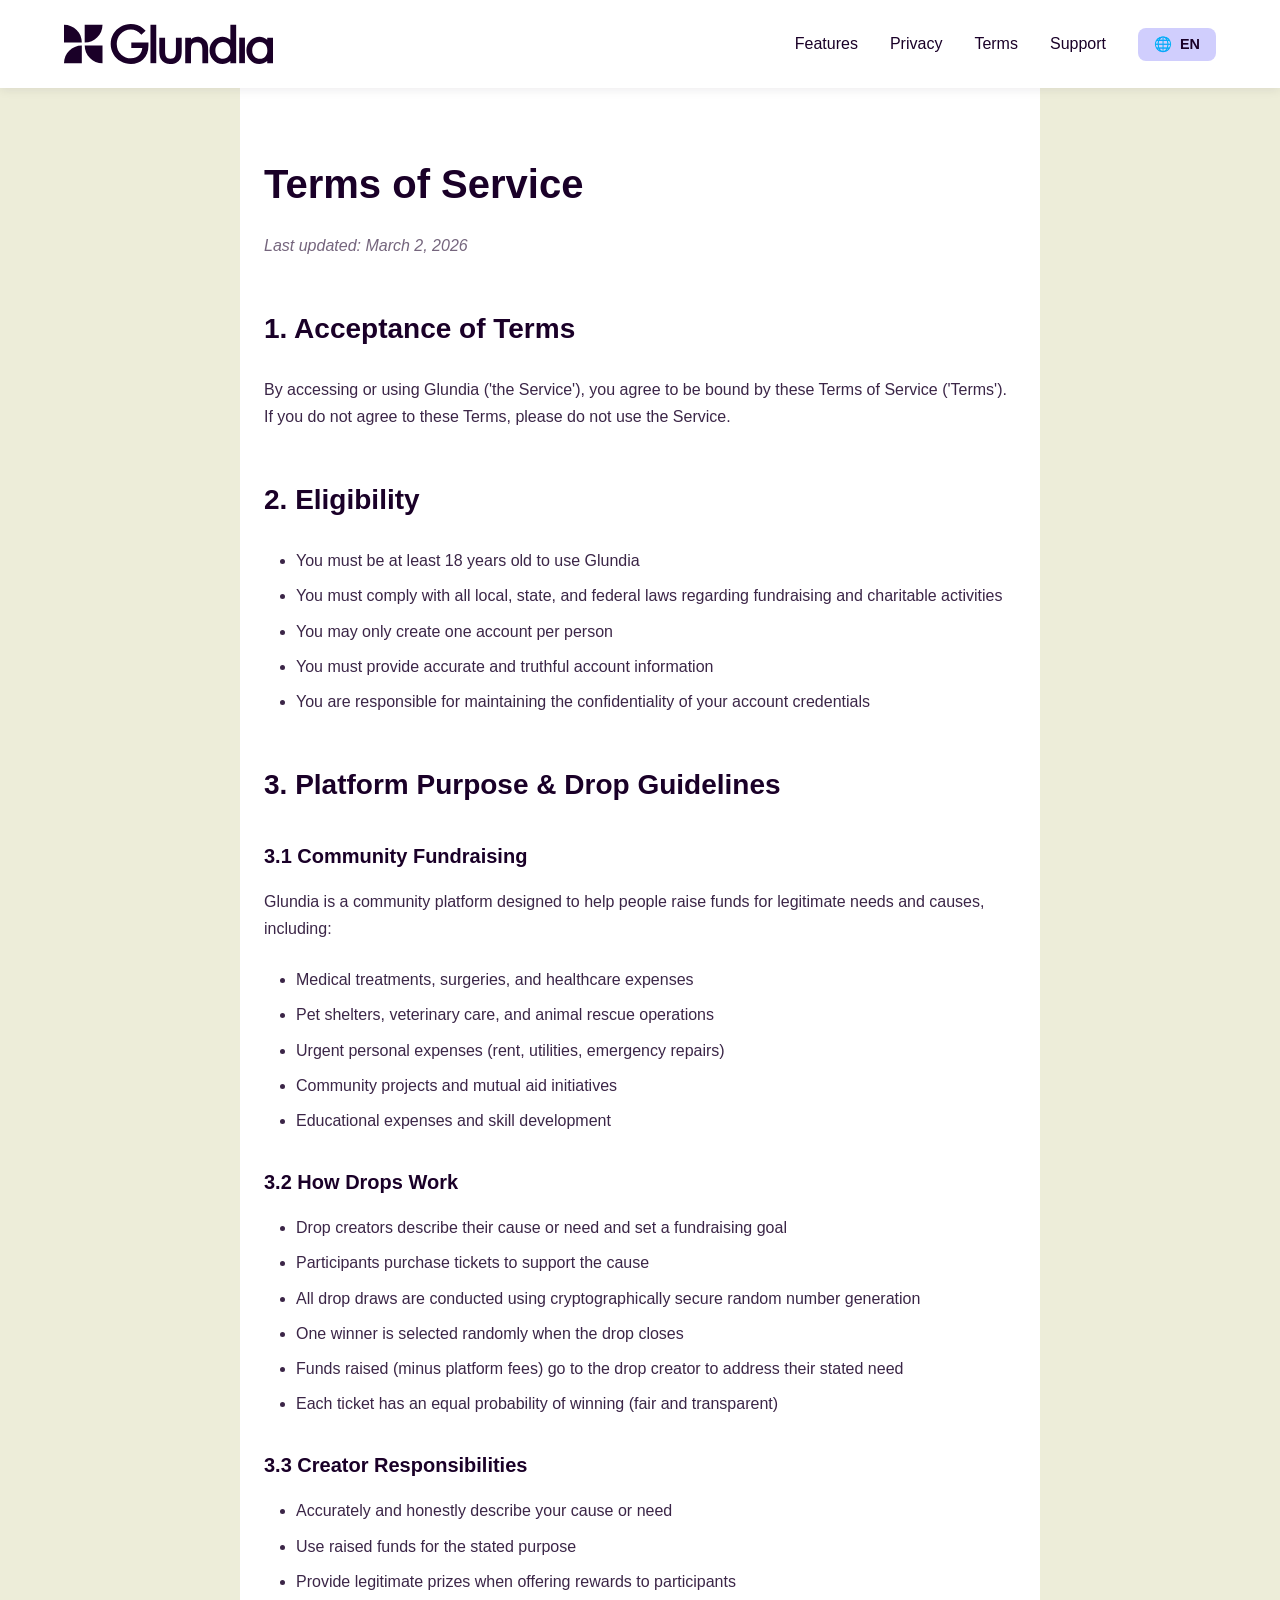
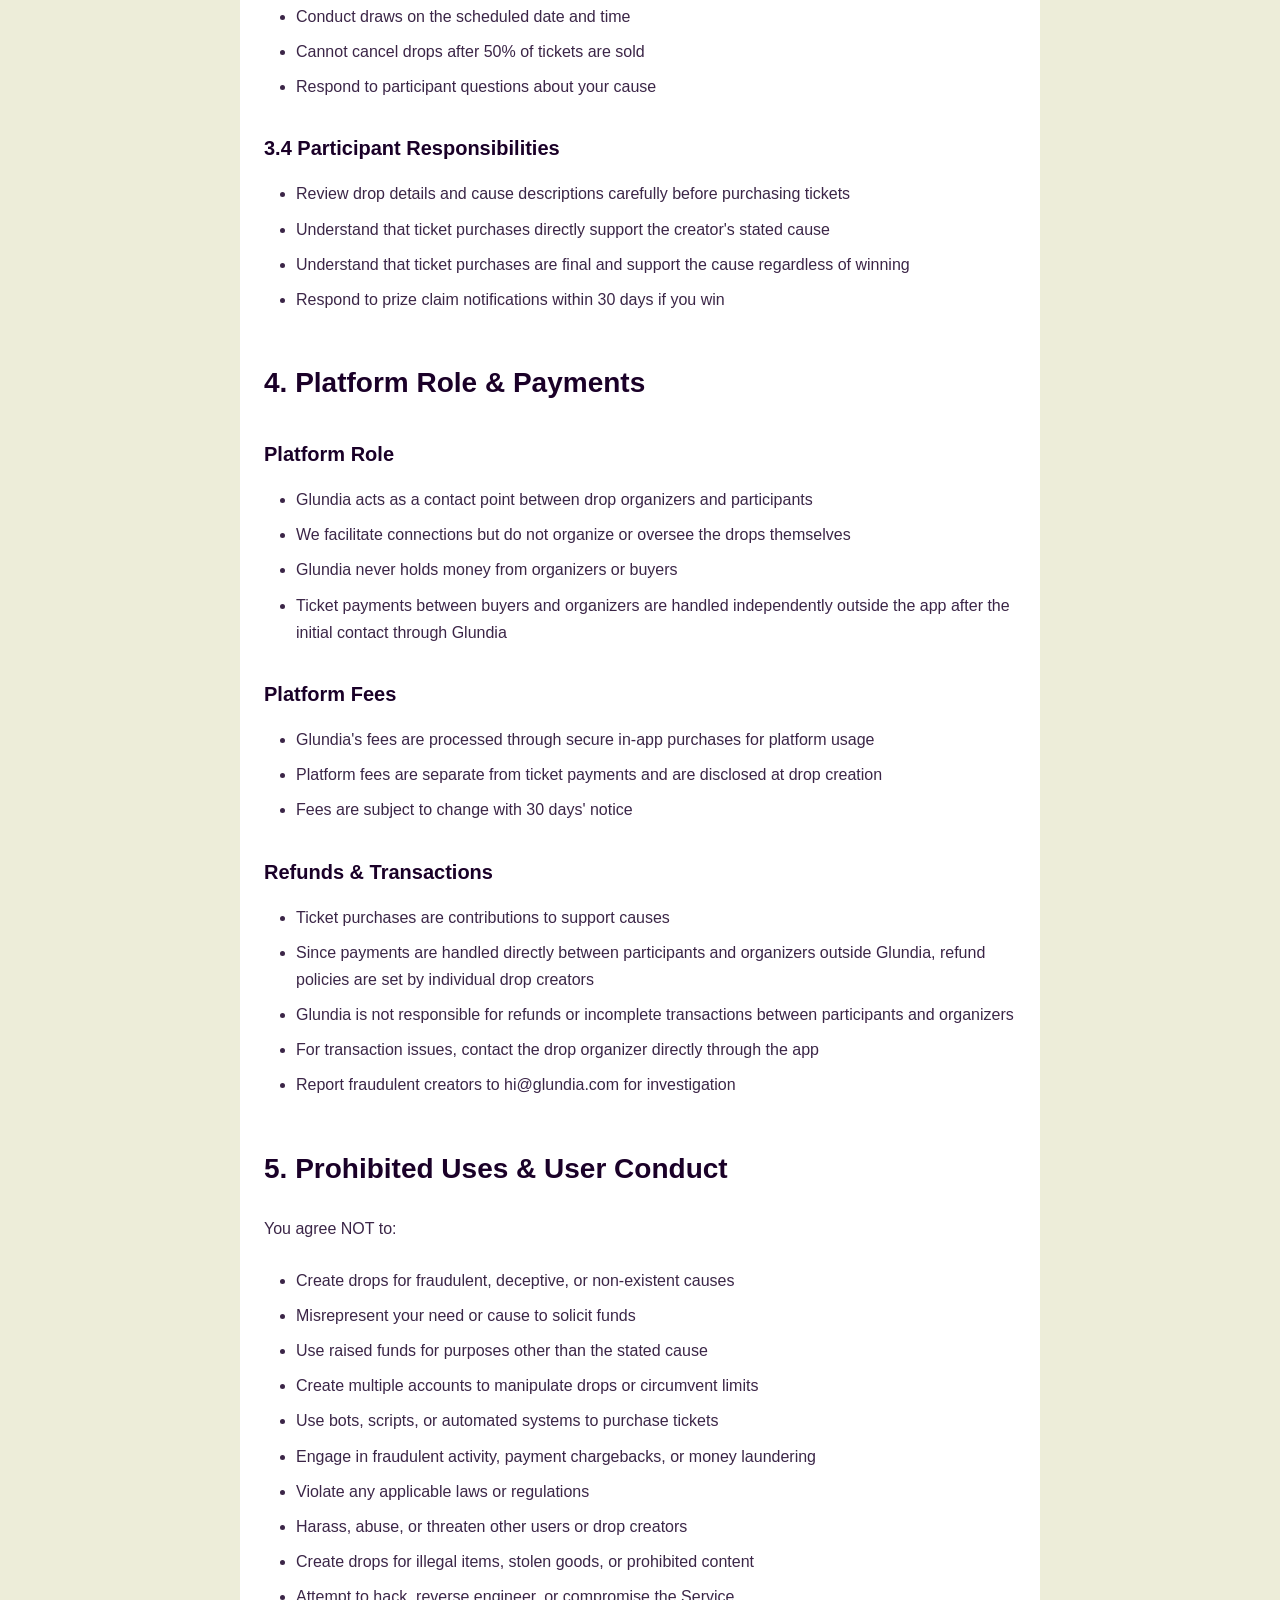
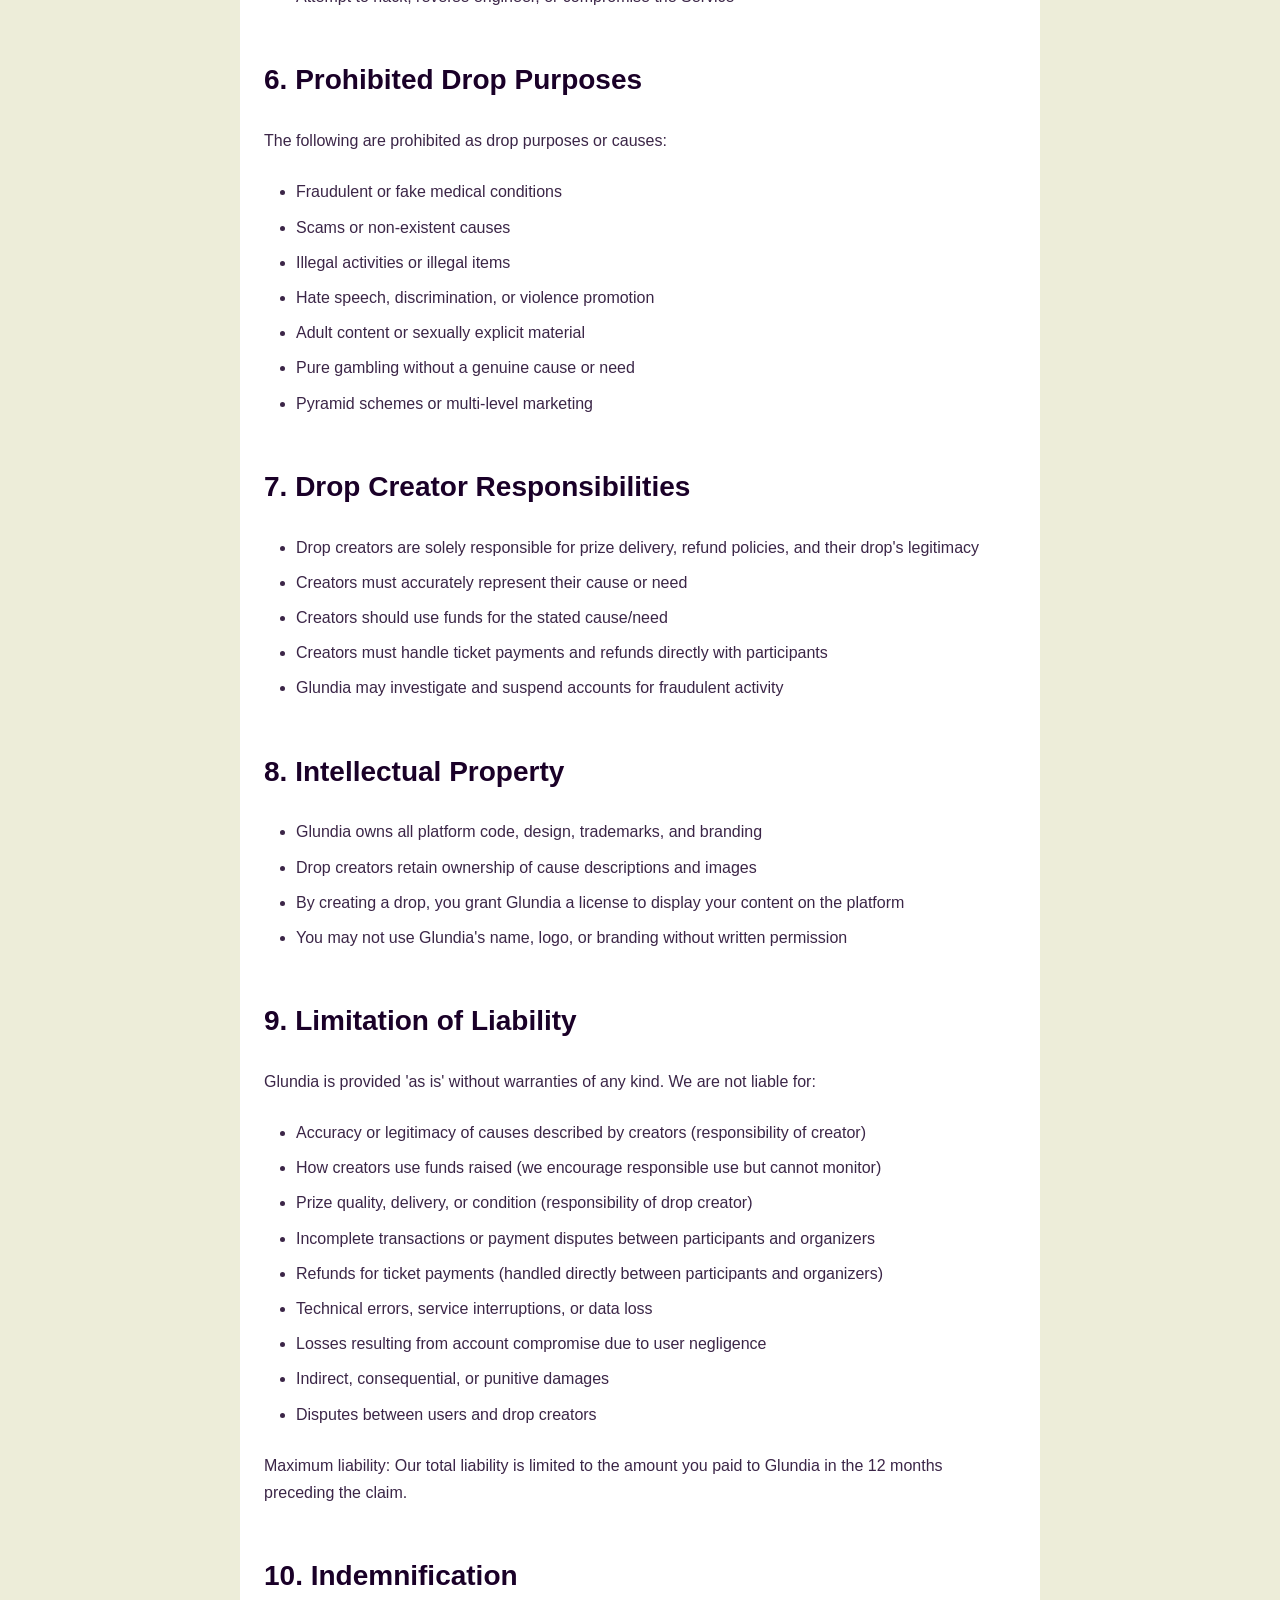
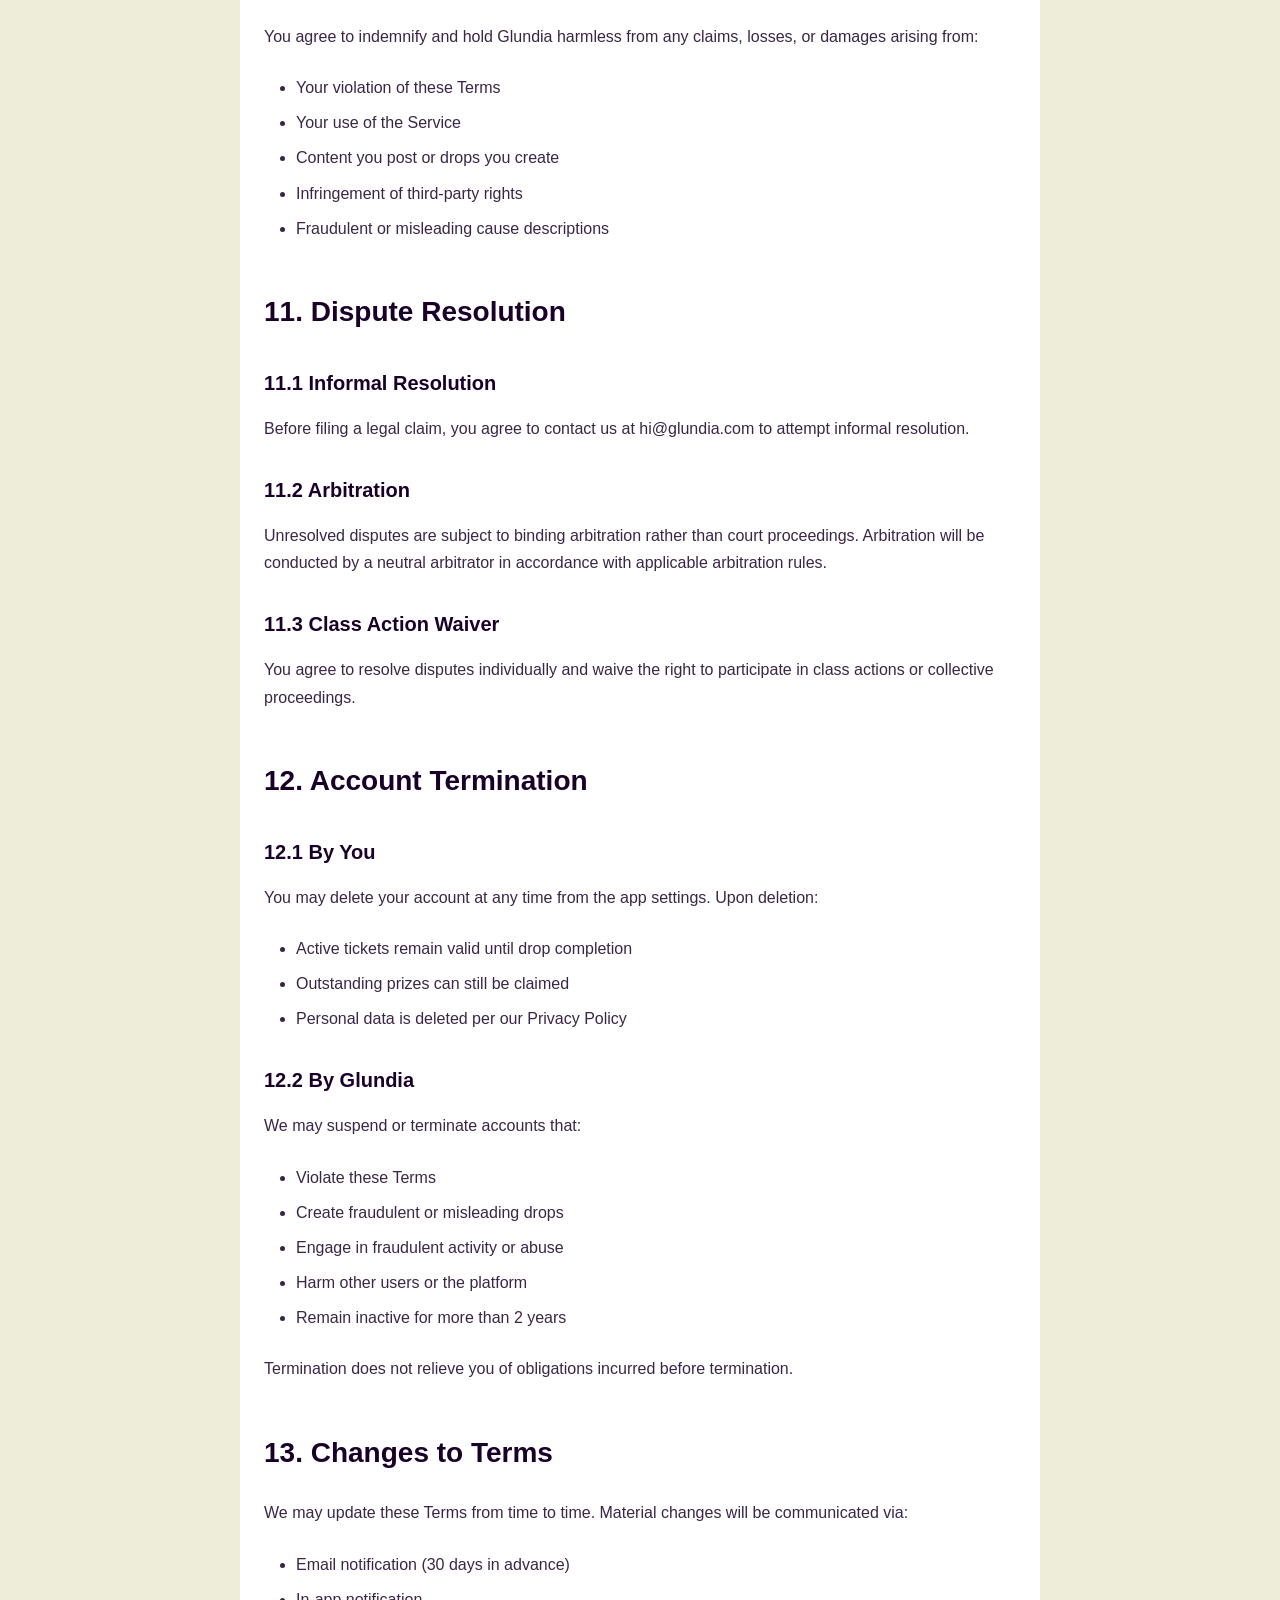
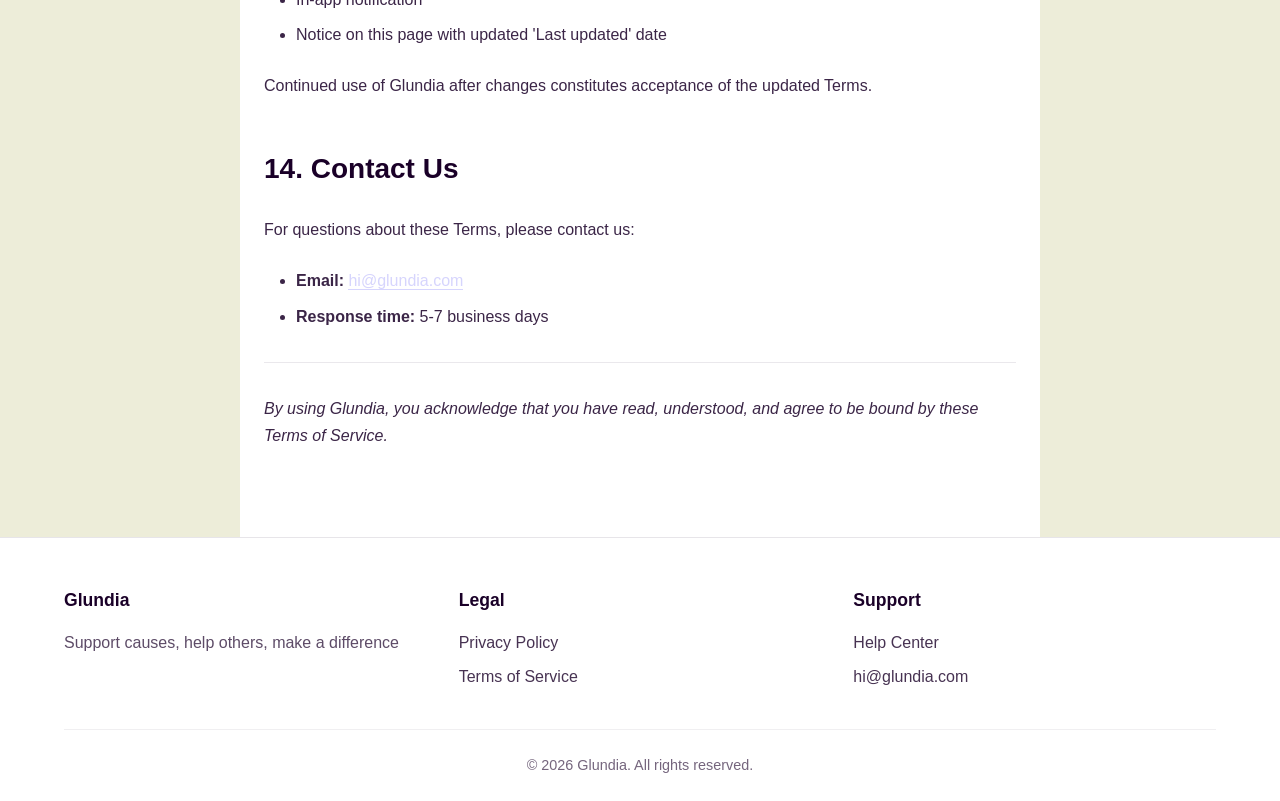
<file: terms.html>
<!DOCTYPE html>
<html lang="en">
<head>
    <meta charset="UTF-8">
    <meta name="viewport" content="width=device-width, initial-scale=1.0">
    <title data-en="Terms of Service - Glundia" data-es="Términos de Servicio - Glundia">Terms of Service - Glundia</title>
    <meta name="description" data-en="Glundia's terms of service - guidelines for our community fundraising platform." data-es="Términos de servicio de Glundia - directrices para nuestra plataforma de recaudación de fondos comunitaria." content="Glundia's terms of service - guidelines for our community fundraising platform.">
    <link rel="icon" type="image/png" href="favicon.png">
    <link rel="stylesheet" href="styles.css">
    <script src="i18n.js" defer></script>
</head>
<body>
    <header>
        <div class="container">
            <a href="index.html" class="logo-container">
                <img src="logo.svg" alt="Glundia" class="logo-image">
                <span class="logo-text">Glundia</span>
            </a>
            <nav>
                <a href="index.html#features" data-en="Features" data-es="Características">Features</a>
                <a href="privacy.html" data-en="Privacy" data-es="Privacidad">Privacy</a>
                <a href="terms.html" data-en="Terms" data-es="Términos">Terms</a>
                <a href="support.html" data-en="Support" data-es="Soporte">Support</a>
                <button id="lang-toggle" class="lang-toggle" aria-label="Change language">🌐 <span id="current-lang">EN</span></button>
            </nav>
        </div>
    </header>

    <main class="legal-page">
        <h1 data-en="Terms of Service" data-es="Términos de Servicio">Terms of Service</h1>
        <p class="date"><em data-en="Last updated: March 2, 2026" data-es="Última actualización: 2 de marzo, 2026">Last updated: March 2, 2026</em></p>

        <h2 data-en="1. Acceptance of Terms" data-es="1. Aceptación de Términos">1. Acceptance of Terms</h2>
        <p data-en="By accessing or using Glundia ('the Service'), you agree to be bound by these Terms of Service ('Terms'). If you do not agree to these Terms, please do not use the Service." data-es="Al acceder o usar Glundia ('el Servicio'), aceptas estar sujeto a estos Términos de Servicio ('Términos'). Si no aceptas estos Términos, por favor no uses el Servicio.">By accessing or using Glundia ("the Service"), you agree to be bound by these Terms of Service ("Terms"). If you do not agree to these Terms, please do not use the Service.</p>

        <h2 data-en="2. Eligibility" data-es="2. Elegibilidad">2. Eligibility</h2>
        <ul>
            <li data-en="You must be at least 18 years old to use Glundia" data-es="Debes tener al menos 18 años para usar Glundia">You must be at least <strong>18 years old</strong> to use Glundia</li>
            <li data-en="You must comply with all local, state, and federal laws regarding fundraising and charitable activities" data-es="Debes cumplir con todas las leyes locales, estatales y federales sobre recaudación de fondos y actividades benéficas">You must comply with all local, state, and federal laws regarding fundraising and charitable activities</li>
            <li data-en="You may only create one account per person" data-es="Solo puedes crear una cuenta por persona">You may only create <strong>one account</strong> per person</li>
            <li data-en="You must provide accurate and truthful account information" data-es="Debes proporcionar información de cuenta precisa y veraz">You must provide accurate and truthful account information</li>
            <li data-en="You are responsible for maintaining the confidentiality of your account credentials" data-es="Eres responsable de mantener la confidencialidad de tus credenciales de cuenta">You are responsible for maintaining the confidentiality of your account credentials</li>
        </ul>

        <h2 data-en="3. Platform Purpose & Drop Guidelines" data-es="3. Propósito de la Plataforma y Directrices de Drops">3. Platform Purpose & Drop Guidelines</h2>
        
        <h3 data-en="3.1 Community Fundraising" data-es="3.1 Recaudación de Fondos Comunitaria">3.1 Community Fundraising</h3>
        <p data-en="Glundia is a community platform designed to help people raise funds for legitimate needs and causes, including:" data-es="Glundia es una plataforma comunitaria diseñada para ayudar personas a recaudar fondos para necesidades y causas legítimas, incluyendo:">Glundia is a community platform designed to help people raise funds for legitimate needs and causes, including:</p>
        <ul>
            <li data-en="Medical treatments, surgeries, and healthcare expenses" data-es="Tratamientos médicos, cirugías y gastos de salud">Medical treatments, surgeries, and healthcare expenses</li>
            <li data-en="Pet shelters, veterinary care, and animal rescue operations" data-es="Refugios de mascotas, cuidado veterinario y operaciones de rescate animal">Pet shelters, veterinary care, and animal rescue operations</li>
            <li data-en="Urgent personal expenses (rent, utilities, emergency repairs)" data-es="Gastos personales urgentes (renta, servicios, reparaciones de emergencia)">Urgent personal expenses (rent, utilities, emergency repairs)</li>
            <li data-en="Community projects and mutual aid initiatives" data-es="Proyectos comunitarios e iniciativas de ayuda mutua">Community projects and mutual aid initiatives</li>
            <li data-en="Educational expenses and skill development" data-es="Gastos educativos y desarrollo de habilidades">Educational expenses and skill development</li>
        </ul>

        <h3 data-en="3.2 How Drops Work" data-es="3.2 Cómo Funcionan los Drops">3.2 How Drops Work</h3>
        <ul>
            <li data-en="Drop creators describe their cause or need and set a fundraising goal" data-es="Creadores de drops describen su causa o necesidad y establecen una meta de recaudación">Drop creators describe their cause or need and set a fundraising goal</li>
            <li data-en="Participants purchase tickets to support the cause" data-es="Participantes compran boletos para apoyar la causa">Participants purchase tickets to support the cause</li>
            <li data-en="All drop draws are conducted using cryptographically secure random number generation" data-es="Todos los sorteos de drops se realizan usando generación de números aleatorios criptográficamente segura">All drop draws are conducted using <strong>cryptographically secure random number generation</strong></li>
            <li data-en="One winner is selected randomly when the drop closes" data-es="Un ganador es seleccionado aleatoriamente cuando el drop cierra">One winner is selected randomly when the drop closes</li>
            <li data-en="Funds raised (minus platform fees) go to the drop creator to address their stated need" data-es="Fondos recaudados (menos tarifas de plataforma) van al creador del drop para atender su necesidad declarada">Funds raised (minus platform fees) go to the drop creator to address their stated need</li>
            <li data-en="Each ticket has an equal probability of winning (fair and transparent)" data-es="Cada boleto tiene igual probabilidad de ganar (justo y transparente)">Each ticket has an equal probability of winning (fair and transparent)</li>
        </ul>

        <h3 data-en="3.3 Creator Responsibilities" data-es="3.3 Responsabilidades del Creador">3.3 Creator Responsibilities</h3>
        <ul>
            <li data-en="Accurately and honestly describe your cause or need" data-es="Describir con precisión y honestidad tu causa o necesidad">Accurately and honestly describe your cause or need</li>
            <li data-en="Use raised funds for the stated purpose" data-es="Usar los fondos recaudados para el propósito declarado">Use raised funds for the stated purpose</li>
            <li data-en="Provide legitimate prizes when offering rewards to participants" data-es="Proveer premios legítimos cuando ofrezcas recompensas a participantes">Provide legitimate prizes when offering rewards to participants</li>
            <li data-en="Conduct draws on the scheduled date and time" data-es="Realizar sorteos en la fecha y hora programadas">Conduct draws on the scheduled date and time</li>
            <li data-en="Cannot cancel drops after 50% of tickets are sold" data-es="No puedes cancelar drops después de que se hayan vendido el 50% de los boletos">Cannot cancel drops after 50% of tickets are sold</li>
            <li data-en="Respond to participant questions about your cause" data-es="Responder preguntas de participantes sobre tu causa">Respond to participant questions about your cause</li>
        </ul>

        <h3 data-en="3.4 Participant Responsibilities" data-es="3.4 Responsabilidades del Participante">3.4 Participant Responsibilities</h3>
        <ul>
            <li data-en="Review drop details and cause descriptions carefully before purchasing tickets" data-es="Revisar detalles del drop y descripciones de causa cuidadosamente antes de comprar boletos">Review drop details and cause descriptions carefully before purchasing tickets</li>
            <li data-en="Understand that ticket purchases directly support the creator's stated cause" data-es="Entender que compras de boletos apoyan directamente la causa declarada del creador">Understand that ticket purchases directly support the creator's stated cause</li>
            <li data-en="Understand that ticket purchases are final and support the cause regardless of winning" data-es="Entender que compras de boletos son finales y apoyan la causa independientemente de ganar">Understand that ticket purchases are final and support the cause regardless of winning</li>
            <li data-en="Respond to prize claim notifications within 30 days if you win" data-es="Responder a notificaciones de reclamación de premio dentro de 30 días si ganas">Respond to prize claim notifications within 30 days if you win</li>
        </ul>

        <h2 data-en="4. Platform Role & Payments" data-es="4. Rol de la Plataforma y Pagos">4. Platform Role & Payments</h2>
        
        <h3 data-en="Platform Role" data-es="Rol de la Plataforma">Platform Role</h3>
        <ul>
            <li data-en="Glundia acts as a contact point between drop organizers and participants" data-es="Glundia actúa como punto de contacto entre organizadores de drops y participantes"><strong data-en="Glundia acts as a contact point" data-es="Glundia actúa como punto de contacto">Glundia acts as a contact point</strong> <span data-en="between drop organizers and participants" data-es="entre organizadores de drops y participantes">between drop organizers and participants</span></li>
            <li data-en="We facilitate connections but do not organize or oversee the drops themselves" data-es="Facilitamos conexiones pero no organizamos ni supervisamos los drops en sí">We facilitate connections but do not organize or oversee the drops themselves</li>
            <li data-en="Glundia never holds money from organizers or buyers" data-es="Glundia nunca retiene dinero de organizadores o compradores"><strong data-en="Glundia never holds money from organizers or buyers" data-es="Glundia nunca retiene dinero de organizadores o compradores">Glundia never holds money from organizers or buyers</strong></li>
            <li data-en="Ticket payments between buyers and organizers are handled independently outside the app after the initial contact through Glundia" data-es="Los pagos de boletos entre compradores y organizadores se manejan independientemente fuera de la app después del contacto inicial a través de Glundia">Ticket payments between buyers and organizers are handled independently outside the app after the initial contact through Glundia</li>
        </ul>

        <h3 data-en="Platform Fees" data-es="Tarifas de Plataforma">Platform Fees</h3>
        <ul>
            <li data-en="Glundia's fees are processed through secure in-app purchases for platform usage" data-es="Las tarifas de Glundia se procesan a través de compras seguras en la app por uso de la plataforma">Glundia's fees are processed through secure in-app purchases for platform usage</li>
            <li data-en="Platform fees are separate from ticket payments and are disclosed at drop creation" data-es="Las tarifas de plataforma son separadas de los pagos de boletos y se revelan al crear el drop">Platform fees are separate from ticket payments and are disclosed at drop creation</li>
            <li data-en="Fees are subject to change with 30 days' notice" data-es="Las tarifas están sujetas a cambios con aviso de 30 días">Fees are subject to change with 30 days' notice</li>
        </ul>

        <h3 data-en="Refunds & Transactions" data-es="Reembolsos y Transacciones">Refunds & Transactions</h3>
        <ul>
            <li data-en="Ticket purchases are contributions to support causes" data-es="Las compras de boletos son contribuciones para apoyar causas">Ticket purchases are contributions to support causes</li>
            <li data-en="Since payments are handled directly between participants and organizers outside Glundia, refund policies are set by individual drop creators" data-es="Dado que los pagos se manejan directamente entre participantes y organizadores fuera de Glundia, las políticas de reembolso las establecen los creadores individuales de drops">Since payments are handled directly between participants and organizers outside Glundia, refund policies are set by individual drop creators</li>
            <li data-en="Glundia is not responsible for refunds or incomplete transactions between participants and organizers" data-es="Glundia no es responsable de reembolsos o transacciones incompletas entre participantes y organizadores">Glundia is not responsible for refunds or incomplete transactions between participants and organizers</li>
            <li data-en="For transaction issues, contact the drop organizer directly through the app" data-es="Para problemas de transacción, contacta al organizador del drop directamente a través de la app">For transaction issues, contact the drop organizer directly through the app</li>
            <li data-en="Report fraudulent creators to hi@glundia.com for investigation" data-es="Reporta creadores fraudulentos a hi@glundia.com para investigación">Report fraudulent creators to <a href="mailto:hi@glundia.com">hi@glundia.com</a> for investigation</li>
        </ul>

        <h2 data-en="5. Prohibited Uses & User Conduct" data-es="5. Usos Prohibidos y Conducta del Usuario">5. Prohibited Uses & User Conduct</h2>
        <p data-en="You agree NOT to:" data-es="Aceptas NO:">You agree <strong>NOT</strong> to:</p>
        <ul>
            <li data-en="Create drops for fraudulent, deceptive, or non-existent causes" data-es="Crear drops para causas fraudulentas, engañosas o inexistentes">Create drops for fraudulent, deceptive, or non-existent causes</li>
            <li data-en="Misrepresent your need or cause to solicit funds" data-es="Tergiversar tu necesidad o causa para solicitar fondos">Misrepresent your need or cause to solicit funds</li>
            <li data-en="Use raised funds for purposes other than the stated cause" data-es="Usar fondos recaudados para propósitos distintos a la causa declarada">Use raised funds for purposes other than the stated cause</li>
            <li data-en="Create multiple accounts to manipulate drops or circumvent limits" data-es="Crear múltiples cuentas para manipular drops o eludir límites">Create multiple accounts to manipulate drops or circumvent limits</li>
            <li data-en="Use bots, scripts, or automated systems to purchase tickets" data-es="Usar bots, scripts o sistemas automatizados para comprar boletos">Use bots, scripts, or automated systems to purchase tickets</li>
            <li data-en="Engage in fraudulent activity, payment chargebacks, or money laundering" data-es="Participar en actividad fraudulenta, contracargos de pago o lavado de dinero">Engage in fraudulent activity, payment chargebacks, or money laundering</li>
            <li data-en="Violate any applicable laws or regulations" data-es="Violar leyes o regulaciones aplicables">Violate any applicable laws or regulations</li>
            <li data-en="Harass, abuse, or threaten other users or drop creators" data-es="Acosar, abusar o amenazar otros usuarios o creadores de drops">Harass, abuse, or threaten other users or drop creators</li>
            <li data-en="Create drops for illegal items, stolen goods, or prohibited content" data-es="Crear drops para artículos ilegales, bienes robados o contenido prohibido">Create drops for illegal items, stolen goods, or prohibited content</li>
            <li data-en="Attempt to hack, reverse engineer, or compromise the Service" data-es="Intentar hackear, aplicar ingeniería inversa o comprometer el Servicio">Attempt to hack, reverse engineer, or compromise the Service</li>
        </ul>

        <h2 data-en="6. Prohibited Drop Purposes" data-es="6. Propósitos de Drop Prohibidos">6. Prohibited Drop Purposes</h2>
        <p data-en="The following are prohibited as drop purposes or causes:" data-es="Los siguientes están prohibidos como propósitos o causas de drops:">The following are <strong>prohibited</strong> as drop purposes or causes:</p>
        <ul>
            <li data-en="Fraudulent or fake medical conditions" data-es="Condiciones médicas fraudulentas o falsas">Fraudulent or fake medical conditions</li>
            <li data-en="Scams or non-existent causes" data-es="Estafas o causas inexistentes">Scams or non-existent causes</li>
            <li data-en="Illegal activities or illegal items" data-es="Actividades ilegales o artículos ilegales">Illegal activities or illegal items</li>
            <li data-en="Hate speech, discrimination, or violence promotion" data-es="Discurso de odio, discriminación o promoción de violencia">Hate speech, discrimination, or violence promotion</li>
            <li data-en="Adult content or sexually explicit material" data-es="Contenido adulto o material sexualmente explícito">Adult content or sexually explicit material</li>
            <li data-en="Pure gambling without a genuine cause or need" data-es="Apuestas puras sin causa o necesidad genuina">Pure gambling without a genuine cause or need</li>
            <li data-en="Pyramid schemes or multi-level marketing" data-es="Esquemas piramidales o mercadeo multinivel">Pyramid schemes or multi-level marketing</li>
        </ul>

        <h2 data-en="7. Drop Creator Responsibilities" data-es="7. Responsabilidades del Creador de Drops">7. Drop Creator Responsibilities</h2>
        <ul>
            <li data-en="Drop creators are solely responsible for prize delivery, refund policies, and their drop's legitimacy" data-es="Los creadores de drops son los únicos responsables de la entrega de premios, políticas de reembolso y la legitimidad de su drop"><strong data-en="Drop creators are solely responsible" data-es="Los creadores de drops son los únicos responsables">Drop creators are solely responsible</strong> <span data-en="for prize delivery, refund policies, and their drop's legitimacy" data-es="de la entrega de premios, políticas de reembolso y la legitimidad de su drop">for prize delivery, refund policies, and their drop's legitimacy</span></li>
            <li data-en="Creators must accurately represent their cause or need" data-es="Los creadores deben representar con precisión su causa o necesidad">Creators must accurately represent their cause or need</li>
            <li data-en="Creators should use funds for the stated cause/need" data-es="Los creadores deben usar fondos para la causa/necesidad declarada">Creators should use funds for the stated cause/need</li>
            <li data-en="Creators must handle ticket payments and refunds directly with participants" data-es="Los creadores deben manejar pagos de boletos y reembolsos directamente con los participantes">Creators must handle ticket payments and refunds directly with participants</li>
            <li data-en="Glundia may investigate and suspend accounts for fraudulent activity" data-es="Glundia puede investigar y suspender cuentas por actividad fraudulenta">Glundia may investigate and suspend accounts for fraudulent activity</li>
        </ul>

        <h2 data-en="8. Intellectual Property" data-es="8. Propiedad Intelectual">8. Intellectual Property</h2>
        <ul>
            <li data-en="Glundia owns all platform code, design, trademarks, and branding" data-es="Glundia posee todo el código de plataforma, diseño, marcas registradas y branding">Glundia owns all platform code, design, trademarks, and branding</li>
            <li data-en="Drop creators retain ownership of cause descriptions and images" data-es="Creadores de drops retienen propiedad de descripciones de causa e imágenes">Drop creators retain ownership of cause descriptions and images</li>
            <li data-en="By creating a drop, you grant Glundia a license to display your content on the platform" data-es="Al crear un drop, otorgas a Glundia una licencia para mostrar tu contenido en la plataforma">By creating a drop, you grant Glundia a license to display your content on the platform</li>
            <li data-en="You may not use Glundia's name, logo, or branding without written permission" data-es="No puedes usar el nombre, logo o branding de Glundia sin permiso escrito">You may not use Glundia's name, logo, or branding without written permission</li>
        </ul>

        <h2 data-en="9. Limitation of Liability" data-es="9. Limitación de Responsabilidad">9. Limitation of Liability</h2>
        <p data-en="Glundia is provided 'as is' without warranties of any kind. We are not liable for:" data-es="Glundia se proporciona 'tal como está' sin garantías de ningún tipo. No somos responsables de:">Glundia is provided <strong>"as is"</strong> without warranties of any kind. We are <strong>not liable</strong> for:</p>
        <ul>
            <li data-en="Accuracy or legitimacy of causes described by creators (responsibility of creator)" data-es="Precisión o legitimidad de causas descritas por creadores (responsabilidad del creador)">Accuracy or legitimacy of causes described by creators (responsibility of creator)</li>
            <li data-en="How creators use funds raised (we encourage responsible use but cannot monitor)" data-es="Cómo los creadores usan fondos recaudados (fomentamos uso responsable pero no podemos monitorear)">How creators use funds raised (we encourage responsible use but cannot monitor)</li>
            <li data-en="Prize quality, delivery, or condition (responsibility of drop creator)" data-es="Calidad, entrega o condición de premios (responsabilidad del creador del drop)">Prize quality, delivery, or condition (responsibility of drop creator)</li>
            <li data-en="Incomplete transactions or payment disputes between participants and organizers" data-es="Transacciones incompletas o disputas de pago entre participantes y organizadores"><strong data-en="Incomplete transactions or payment disputes between participants and organizers" data-es="Transacciones incompletas o disputas de pago entre participantes y organizadores">Incomplete transactions or payment disputes between participants and organizers</strong></li>
            <li data-en="Refunds for ticket payments (handled directly between participants and organizers)" data-es="Reembolsos por pagos de boletos (manejados directamente entre participantes y organizadores)">Refunds for ticket payments (handled directly between participants and organizers)</li>
            <li data-en="Technical errors, service interruptions, or data loss" data-es="Errores técnicos, interrupciones de servicio o pérdida de datos">Technical errors, service interruptions, or data loss</li>
            <li data-en="Losses resulting from account compromise due to user negligence" data-es="Pérdidas resultantes de compromiso de cuenta debido a negligencia del usuario">Losses resulting from account compromise due to user negligence</li>
            <li data-en="Indirect, consequential, or punitive damages" data-es="Daños indirectos, consecuentes o punitivos">Indirect, consequential, or punitive damages</li>
            <li data-en="Disputes between users and drop creators" data-es="Disputas entre usuarios y creadores de drops">Disputes between users and drop creators</li>
        </ul>
        <p data-en="Maximum liability: Our total liability is limited to the amount you paid to Glundia in the 12 months preceding the claim." data-es="Responsabilidad máxima: Nuestra responsabilidad total está limitada a la cantidad que pagaste a Glundia en los 12 meses previos al reclamo."><strong data-en="Maximum liability:" data-es="Responsabilidad máxima:">Maximum liability:</strong> <span data-en="Our total liability is limited to the amount you paid to Glundia in the 12 months preceding the claim." data-es="Nuestra responsabilidad total está limitada a la cantidad que pagaste a Glundia en los 12 meses previos al reclamo.">Our total liability is limited to the amount you paid to Glundia in the 12 months preceding the claim.</span></p>

        <h2 data-en="10. Indemnification" data-es="10. Indemnización">10. Indemnification</h2>
        <p data-en="You agree to indemnify and hold Glundia harmless from any claims, losses, or damages arising from:" data-es="Aceptas indemnizar y eximir de responsabilidad a Glundia de cualquier reclamo, pérdida o daño que surja de:">You agree to indemnify and hold Glundia harmless from any claims, losses, or damages arising from:</p>
        <ul>
            <li data-en="Your violation of these Terms" data-es="Tu violación de estos Términos">Your violation of these Terms</li>
            <li data-en="Your use of the Service" data-es="Tu uso del Servicio">Your use of the Service</li>
            <li data-en="Content you post or drops you create" data-es="Contenido que publiques o drops que crees">Content you post or drops you create</li>
            <li data-en="Infringement of third-party rights" data-es="Infracción de derechos de terceros">Infringement of third-party rights</li>
            <li data-en="Fraudulent or misleading cause descriptions" data-es="Descripciones de causa fraudulentas o engañosas">Fraudulent or misleading cause descriptions</li>
        </ul>

        <h2 data-en="11. Dispute Resolution" data-es="11. Resolución de Disputas">11. Dispute Resolution</h2>
        <h3 data-en="11.1 Informal Resolution" data-es="11.1 Resolución Informal">11.1 Informal Resolution</h3>
        <p data-en="Before filing a legal claim, you agree to contact us at hi@glundia.com to attempt informal resolution." data-es="Antes de presentar un reclamo legal, aceptas contactarnos a hi@glundia.com para intentar resolución informal.">Before filing a legal claim, you agree to contact us at <a href="mailto:hi@glundia.com">hi@glundia.com</a> to attempt informal resolution.</p>

        <h3 data-en="11.2 Arbitration" data-es="11.2 Arbitraje">11.2 Arbitration</h3>
        <p data-en="Unresolved disputes are subject to binding arbitration rather than court proceedings. Arbitration will be conducted by a neutral arbitrator in accordance with applicable arbitration rules." data-es="Disputas no resueltas están sujetas a arbitraje vinculante en lugar de procedimientos judiciales. El arbitraje será conducido por un árbitro neutral de acuerdo con reglas de arbitraje aplicables.">Unresolved disputes are subject to <strong>binding arbitration</strong> rather than court proceedings. Arbitration will be conducted by a neutral arbitrator in accordance with applicable arbitration rules.</p>

        <h3 data-en="11.3 Class Action Waiver" data-es="11.3 Renuncia a Acción Colectiva">11.3 Class Action Waiver</h3>
        <p data-en="You agree to resolve disputes individually and waive the right to participate in class actions or collective proceedings." data-es="Aceptas resolver disputas individualmente y renuncias al derecho de participar en acciones colectivas o procedimientos colectivos.">You agree to resolve disputes individually and waive the right to participate in class actions or collective proceedings.</p>

        <h2 data-en="12. Account Termination" data-es="12. Terminación de Cuenta">12. Account Termination</h2>
        <h3 data-en="12.1 By You" data-es="12.1 Por Ti">12.1 By You</h3>
        <p data-en="You may delete your account at any time from the app settings. Upon deletion:" data-es="Puedes eliminar tu cuenta en cualquier momento desde la configuración de la app. Al eliminarse:">You may delete your account at any time from the app settings. Upon deletion:</p>
        <ul>
            <li data-en="Active tickets remain valid until drop completion" data-es="Boletos activos permanecen válidos hasta la finalización del drop">Active tickets remain valid until drop completion</li>
            <li data-en="Outstanding prizes can still be claimed" data-es="Premios pendientes aún pueden reclamarse">Outstanding prizes can still be claimed</li>
            <li data-en="Personal data is deleted per our Privacy Policy" data-es="Datos personales son eliminados según nuestra Política de Privacidad">Personal data is deleted per our Privacy Policy</li>
        </ul>

        <h3 data-en="12.2 By Glundia" data-es="12.2 Por Glundia">12.2 By Glundia</h3>
        <p data-en="We may suspend or terminate accounts that:" data-es="Podemos suspender o terminar cuentas que:">We may suspend or terminate accounts that:</p>
        <ul>
            <li data-en="Violate these Terms" data-es="Violen estos Términos">Violate these Terms</li>
            <li data-en="Create fraudulent or misleading drops" data-es="Creen drops fraudulentos o engañosos">Create fraudulent or misleading drops</li>
            <li data-en="Engage in fraudulent activity or abuse" data-es="Participen en actividad fraudulenta o abuso">Engage in fraudulent activity or abuse</li>
            <li data-en="Harm other users or the platform" data-es="Dañen otros usuarios o la plataforma">Harm other users or the platform</li>
            <li data-en="Remain inactive for more than 2 years" data-es="Permanezcan inactivas por más de 2 años">Remain inactive for more than 2 years</li>
        </ul>
        <p data-en="Termination does not relieve you of obligations incurred before termination." data-es="La terminación no te exime de obligaciones incurridas antes de la terminación.">Termination does not relieve you of obligations incurred before termination.</p>

        <h2 data-en="13. Changes to Terms" data-es="13. Cambios a los Términos">13. Changes to Terms</h2>
        <p data-en="We may update these Terms from time to time. Material changes will be communicated via:" data-es="Podemos actualizar estos Términos de vez en cuando. Cambios materiales serán comunicados vía:">We may update these Terms from time to time. Material changes will be communicated via:</p>
        <ul>
            <li data-en="Email notification (30 days in advance)" data-es="Notificación por correo electrónico (30 días de anticipación)">Email notification (30 days in advance)</li>
            <li data-en="In-app notification" data-es="Notificación en la app">In-app notification</li>
            <li data-en="Notice on this page with updated 'Last updated' date" data-es="Aviso en esta página con fecha de 'Última actualización' actualizada">Notice on this page with updated "Last updated" date</li>
        </ul>
        <p data-en="Continued use of Glundia after changes constitutes acceptance of the updated Terms." data-es="El uso continuado de Glundia después de cambios constituye aceptación de los Términos actualizados.">Continued use of Glundia after changes constitutes acceptance of the updated Terms.</p>

        <h2 data-en="14. Contact Us" data-es="14. Contáctanos">14. Contact Us</h2>
        <p data-en="For questions about these Terms, please contact us:" data-es="Para preguntas sobre estos Términos, por favor contáctanos:">For questions about these Terms, please contact us:</p>
        <ul>
            <li><strong data-en="Email:" data-es="Correo:">Email:</strong> <a href="mailto:hi@glundia.com">hi@glundia.com</a></li>
            <li><strong data-en="Response time:" data-es="Tiempo de respuesta:">Response time:</strong> <span data-en="5-7 business days" data-es="5-7 días hábiles">5-7 business days</span></li>
        </ul>

        <p style="margin-top: 2rem; padding-top: 2rem; border-top: 1px solid rgba(26, 0, 40, 0.1);"><em data-en="By using Glundia, you acknowledge that you have read, understood, and agree to be bound by these Terms of Service." data-es="Al usar Glundia, reconoces que has leído, entendido y aceptas estar sujeto a estos Términos de Servicio.">By using Glundia, you acknowledge that you have read, understood, and agree to be bound by these Terms of Service.</em></p>
    </main>

    <footer>
        <div class="container">
            <div class="footer-content">
                <div class="footer-section">
                    <h4>Glundia</h4>
                    <p data-en="Support causes, help others, make a difference" data-es="Apoya causas, ayuda otros, haz la diferencia">Support causes, help others, make a difference</p>
                </div>
                <div class="footer-section">
                    <h4 data-en="Legal" data-es="Legal">Legal</h4>
                    <ul>
                        <li><a href="privacy.html" data-en="Privacy Policy" data-es="Política de Privacidad">Privacy Policy</a></li>
                        <li><a href="terms.html" data-en="Terms of Service" data-es="Términos de Servicio">Terms of Service</a></li>
                    </ul>
                </div>
                <div class="footer-section">
                    <h4 data-en="Support" data-es="Soporte">Support</h4>
                    <ul>
                        <li><a href="support.html" data-en="Help Center" data-es="Centro de Ayuda">Help Center</a></li>
                        <li><a href="mailto:hi@glundia.com">hi@glundia.com</a></li>
                    </ul>
                </div>
            </div>
            <div class="footer-bottom">
                <p data-en="© 2026 Glundia. All rights reserved." data-es="© 2026 Glundia. Todos los derechos reservados.">&copy; 2026 Glundia. All rights reserved.</p>
            </div>
        </div>
    </footer>
</body>
</html>
</file>
<file: styles.css>
:root {
    /* Glundia Brand Colors from theme.dart */
    --dark-glundia: #1A0028;
    --purple-glundia: #D0CEFD;
    --yellow-glundia: #EDEDD9;
    --pink-glundia: #FCDBD0;
    
    /* Semantic colors */
    --primary: var(--purple-glundia);
    --secondary: var(--dark-glundia);
    --accent: var(--pink-glundia);
    --background: var(--yellow-glundia);
    
    /* Typography */
    --font-display: -apple-system, BlinkMacSystemFont, 'Segoe UI', Roboto, sans-serif;
    --font-body: -apple-system, BlinkMacSystemFont, 'Segoe UI', Roboto, sans-serif;
    
    /* Spacing */
    --spacing-xs: 0.5rem;
    --spacing-sm: 1rem;
    --spacing-md: 1.5rem;
    --spacing-lg: 2rem;
    --spacing-xl: 3rem;
    --spacing-xxl: 4rem;
    
    /* Border radius */
    --radius-sm: 8px;
    --radius-md: 12px;
    --radius-lg: 20px;
    --radius-xl: 24px;
}

* {
    margin: 0;
    padding: 0;
    box-sizing: border-box;
}

body {
    font-family: var(--font-body);
    line-height: 1.6;
    color: var(--secondary);
    background-color: var(--background);
    overflow-x: hidden;
}

.container {
    max-width: 1200px;
    margin: 0 auto;
    padding: 0 var(--spacing-md);
}

/* Header */
header {
    background-color: white;
    box-shadow: 0 2px 10px rgba(26, 0, 40, 0.08);
    position: sticky;
    top: 0;
    z-index: 100;
}

header .container {
    display: flex;
    justify-content: space-between;
    align-items: center;
    padding: var(--spacing-md);
}

.logo-container {
    display: flex;
    align-items: center;
    gap: 0.75rem;
    text-decoration: none;
}

.logo-image {
    height: 40px;
    width: auto;
}

.logo-text {
    display: none; /* Hide text, show only logo */
}

nav {
    display: flex;
    gap: var(--spacing-lg);
    align-items: center;
}

.lang-toggle {
    background: var(--purple-glundia);
    border: none;
    border-radius: var(--radius-sm);
    padding: 0.5rem 1rem;
    font-size: 0.9rem;
    font-weight: 600;
    color: var(--secondary);
    cursor: pointer;
    transition: all 0.2s;
    display: flex;
    align-items: center;
    gap: 0.5rem;
}

.lang-toggle:hover {
    background: var(--pink-glundia);
    transform: translateY(-1px);
}

.lang-toggle:active {
    transform: translateY(0);
}

nav a {
    text-decoration: none;
    color: var(--secondary);
    font-weight: 500;
    transition: color 0.2s;
}

nav a:hover {
    color: var(--primary);
}

/* Hero Section */
.hero {
    background: linear-gradient(135deg, var(--purple-glundia) 0%, var(--pink-glundia) 100%);
    padding: var(--spacing-xxl) 0;
    text-align: center;
    position: relative;
    overflow: hidden;
}

.hero::before {
    content: '';
    position: absolute;
    top: -50%;
    right: -10%;
    width: 500px;
    height: 500px;
    background: rgba(255, 255, 255, 0.1);
    border-radius: 50%;
    z-index: 0;
}

.hero::after {
    content: '';
    position: absolute;
    bottom: -30%;
    left: -10%;
    width: 400px;
    height: 400px;
    background: rgba(255, 255, 255, 0.08);
    border-radius: 50%;
    z-index: 0;
}

.hero .container {
    position: relative;
    z-index: 1;
}

.hero h1 {
    font-family: var(--font-display);
    font-size: 3rem;
    font-weight: 700;
    color: var(--secondary);
    margin-bottom: var(--spacing-md);
    line-height: 1.2;
}

.hero .subtitle {
    font-size: 1.25rem;
    color: var(--secondary);
    margin-bottom: var(--spacing-xl);
    opacity: 0.9;
    max-width: 600px;
    margin-left: auto;
    margin-right: auto;
}

/* App Badges */
.app-badges {
    display: flex;
    gap: var(--spacing-md);
    justify-content: center;
    flex-wrap: wrap;
}

.badge {
    display: flex;
    flex-direction: column;
    align-items: center;
    justify-content: center;
    background: var(--secondary);
    color: white;
    padding: var(--spacing-sm) var(--spacing-lg);
    border-radius: var(--radius-md);
    text-decoration: none;
    transition: transform 0.2s, box-shadow 0.2s;
    min-width: 160px;
    height: 60px;
}

.badge span {
    font-size: 0.75rem;
    opacity: 0.9;
}

.badge strong {
    font-size: 1.1rem;
    font-weight: 600;
}

.badge:hover {
    transform: translateY(-2px);
    box-shadow: 0 10px 25px rgba(26, 0, 40, 0.2);
}

/* Features Section */
.features {
    padding: var(--spacing-xxl) 0;
    background-color: white;
}

.feature-grid {
    display: grid;
    grid-template-columns: repeat(auto-fit, minmax(250px, 1fr));
    gap: var(--spacing-lg);
}

.feature-card {
    background: var(--background);
    padding: var(--spacing-lg);
    border-radius: var(--radius-lg);
    text-align: center;
    transition: transform 0.2s, box-shadow 0.2s;
}

.feature-card:hover {
    transform: translateY(-5px);
    box-shadow: 0 10px 30px rgba(26, 0, 40, 0.1);
}

.feature-card .icon {
    font-size: 3rem;
    margin-bottom: var(--spacing-md);
}

.feature-card h3 {
    font-family: var(--font-display);
    font-size: 1.5rem;
    font-weight: 700;
    color: var(--secondary);
    margin-bottom: var(--spacing-sm);
}

.feature-card p {
    color: var(--secondary);
    opacity: 0.8;
    line-height: 1.6;
}

/* CTA Section */
.cta {
    background: var(--secondary);
    color: white;
    padding: var(--spacing-xxl) 0;
    text-align: center;
}

.cta h2 {
    font-family: var(--font-display);
    font-size: 2.5rem;
    font-weight: 700;
    margin-bottom: var(--spacing-md);
}

.cta p {
    font-size: 1.25rem;
    opacity: 0.9;
    margin-bottom: var(--spacing-xl);
}

/* Footer */
footer {
    background-color: white;
    padding: var(--spacing-xl) 0 var(--spacing-md);
    border-top: 1px solid rgba(26, 0, 40, 0.1);
}

.footer-content {
    display: grid;
    grid-template-columns: repeat(auto-fit, minmax(200px, 1fr));
    gap: var(--spacing-lg);
    margin-bottom: var(--spacing-lg);
}

.footer-section h4 {
    font-family: var(--font-display);
    font-size: 1.1rem;
    font-weight: 700;
    color: var(--secondary);
    margin-bottom: var(--spacing-sm);
}

.footer-section p {
    color: var(--secondary);
    opacity: 0.7;
}

.footer-section ul {
    list-style: none;
}

.footer-section ul li {
    margin-bottom: var(--spacing-xs);
}

.footer-section ul li a {
    color: var(--secondary);
    text-decoration: none;
    opacity: 0.8;
    transition: opacity 0.2s;
}

.footer-section ul li a:hover {
    opacity: 1;
}

.footer-bottom {
    text-align: center;
    padding-top: var(--spacing-md);
    border-top: 1px solid rgba(26, 0, 40, 0.1);
    color: var(--secondary);
    opacity: 0.6;
    font-size: 0.9rem;
}

/* Legal Pages */
.legal-page {
    max-width: 800px;
    margin: 0 auto;
    padding: var(--spacing-xxl) var(--spacing-md);
    background: white;
    min-height: 60vh;
}

.legal-page h1 {
    font-family: var(--font-display);
    font-size: 2.5rem;
    font-weight: 700;
    color: var(--secondary);
    margin-bottom: var(--spacing-sm);
}

.legal-page .date {
    color: var(--secondary);
    opacity: 0.6;
    font-style: italic;
    margin-bottom: var(--spacing-xl);
}

.legal-page h2 {
    font-family: var(--font-display);
    font-size: 1.75rem;
    font-weight: 700;
    color: var(--secondary);
    margin-top: var(--spacing-xl);
    margin-bottom: var(--spacing-md);
}

.legal-page h3 {
    font-family: var(--font-display);
    font-size: 1.25rem;
    font-weight: 600;
    color: var(--secondary);
    margin-top: var(--spacing-lg);
    margin-bottom: var(--spacing-sm);
}

.legal-page p {
    color: var(--secondary);
    opacity: 0.85;
    margin-bottom: var(--spacing-md);
    line-height: 1.7;
}

.legal-page ul {
    margin-bottom: var(--spacing-md);
    margin-left: var(--spacing-lg);
}

.legal-page ul li {
    color: var(--secondary);
    opacity: 0.85;
    margin-bottom: var(--spacing-xs);
    line-height: 1.7;
}

.legal-page ol {
    margin-bottom: var(--spacing-md);
    margin-left: var(--spacing-lg);
}

.legal-page ol li {
    color: var(--secondary);
    opacity: 0.85;
    margin-bottom: var(--spacing-xs);
    line-height: 1.7;
}

.legal-page a {
    color: var(--primary);
    text-decoration: none;
    border-bottom: 1px solid var(--primary);
}

.legal-page a:hover {
    opacity: 0.8;
}

/* How It Works Section */
.how-it-works {
    padding: var(--spacing-xxl) 0;
    background: white;
}

.how-it-works h2 {
    text-align: center;
    font-size: 2.5rem;
    margin-bottom: var(--spacing-xl);
    color: var(--secondary);
}

.steps {
    display: grid;
    grid-template-columns: repeat(auto-fit, minmax(280px, 1fr));
    gap: var(--spacing-xl);
    margin-top: var(--spacing-lg);
}

.step {
    text-align: center;
    padding: var(--spacing-lg);
    background: linear-gradient(135deg, rgba(208, 206, 253, 0.1) 0%, rgba(252, 219, 208, 0.1) 100%);
    border-radius: var(--radius-lg);
    transition: transform 0.3s;
}

.step:hover {
    transform: translateY(-5px);
}

.step-number {
    width: 60px;
    height: 60px;
    background: linear-gradient(135deg, var(--purple-glundia) 0%, var(--pink-glundia) 100%);
    color: var(--secondary);
    border-radius: 50%;
    display: flex;
    align-items: center;
    justify-content: center;
    font-size: 1.75rem;
    font-weight: 700;
    margin: 0 auto var(--spacing-md);
}

.step h3 {
    font-size: 1.35rem;
    margin-bottom: var(--spacing-sm);
    color: var(--secondary);
}

.step p {
    color: var(--secondary);
    opacity: 0.8;
    line-height: 1.6;
}

/* Responsive Design */
@media (max-width: 768px) {
    nav {
        gap: var(--spacing-sm);
        font-size: 0.9rem;
    }
    
    .hero h1 {
        font-size: 2rem;
    }
    
    .hero .subtitle {
        font-size: 1rem;
    }
    
    .feature-grid {
        grid-template-columns: 1fr;
    }
    
    .cta h2 {
        font-size: 1.75rem;
    }
    
    .legal-page h1 {
        font-size: 2rem;
    }
}

@media (max-width: 480px) {
    header .container {
        flex-direction: column;
        gap: var(--spacing-sm);
    }
    
    .app-badges {
        flex-direction: column;
        width: 100%;
    }
    
    .badge {
        width: 100%;
    }
}
</file>
